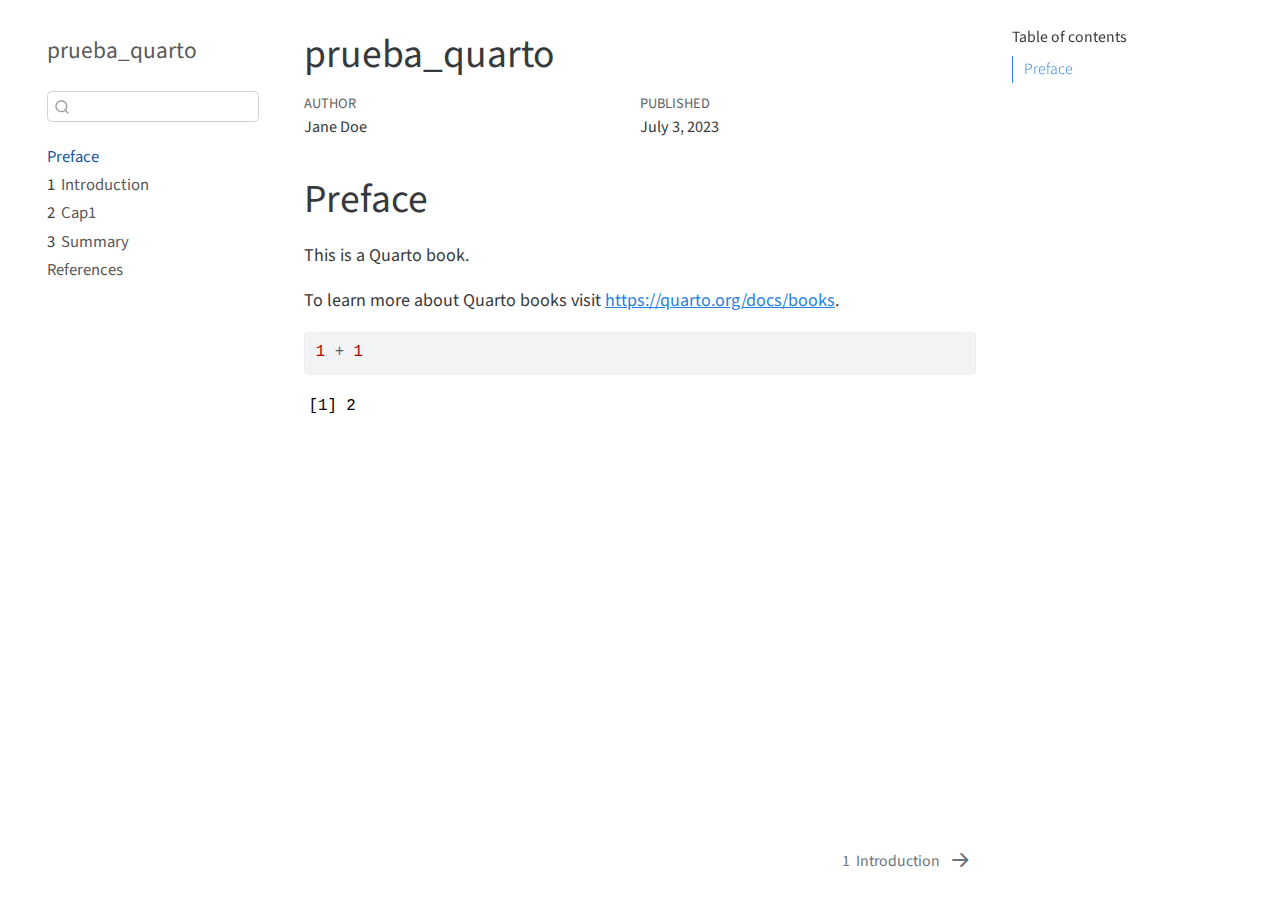
<file: index.html>
<!DOCTYPE html>
<html xmlns="http://www.w3.org/1999/xhtml" lang="en" xml:lang="en"><head>

<meta charset="utf-8">
<meta name="generator" content="quarto-1.2.335">

<meta name="viewport" content="width=device-width, initial-scale=1.0, user-scalable=yes">

<meta name="author" content="Jane Doe">
<meta name="dcterms.date" content="2023-07-03">

<title>prueba_quarto</title>
<style>
code{white-space: pre-wrap;}
span.smallcaps{font-variant: small-caps;}
div.columns{display: flex; gap: min(4vw, 1.5em);}
div.column{flex: auto; overflow-x: auto;}
div.hanging-indent{margin-left: 1.5em; text-indent: -1.5em;}
ul.task-list{list-style: none;}
ul.task-list li input[type="checkbox"] {
  width: 0.8em;
  margin: 0 0.8em 0.2em -1.6em;
  vertical-align: middle;
}
pre > code.sourceCode { white-space: pre; position: relative; }
pre > code.sourceCode > span { display: inline-block; line-height: 1.25; }
pre > code.sourceCode > span:empty { height: 1.2em; }
.sourceCode { overflow: visible; }
code.sourceCode > span { color: inherit; text-decoration: inherit; }
div.sourceCode { margin: 1em 0; }
pre.sourceCode { margin: 0; }
@media screen {
div.sourceCode { overflow: auto; }
}
@media print {
pre > code.sourceCode { white-space: pre-wrap; }
pre > code.sourceCode > span { text-indent: -5em; padding-left: 5em; }
}
pre.numberSource code
  { counter-reset: source-line 0; }
pre.numberSource code > span
  { position: relative; left: -4em; counter-increment: source-line; }
pre.numberSource code > span > a:first-child::before
  { content: counter(source-line);
    position: relative; left: -1em; text-align: right; vertical-align: baseline;
    border: none; display: inline-block;
    -webkit-touch-callout: none; -webkit-user-select: none;
    -khtml-user-select: none; -moz-user-select: none;
    -ms-user-select: none; user-select: none;
    padding: 0 4px; width: 4em;
    color: #aaaaaa;
  }
pre.numberSource { margin-left: 3em; border-left: 1px solid #aaaaaa;  padding-left: 4px; }
div.sourceCode
  {   }
@media screen {
pre > code.sourceCode > span > a:first-child::before { text-decoration: underline; }
}
code span.al { color: #ff0000; font-weight: bold; } /* Alert */
code span.an { color: #60a0b0; font-weight: bold; font-style: italic; } /* Annotation */
code span.at { color: #7d9029; } /* Attribute */
code span.bn { color: #40a070; } /* BaseN */
code span.bu { color: #008000; } /* BuiltIn */
code span.cf { color: #007020; font-weight: bold; } /* ControlFlow */
code span.ch { color: #4070a0; } /* Char */
code span.cn { color: #880000; } /* Constant */
code span.co { color: #60a0b0; font-style: italic; } /* Comment */
code span.cv { color: #60a0b0; font-weight: bold; font-style: italic; } /* CommentVar */
code span.do { color: #ba2121; font-style: italic; } /* Documentation */
code span.dt { color: #902000; } /* DataType */
code span.dv { color: #40a070; } /* DecVal */
code span.er { color: #ff0000; font-weight: bold; } /* Error */
code span.ex { } /* Extension */
code span.fl { color: #40a070; } /* Float */
code span.fu { color: #06287e; } /* Function */
code span.im { color: #008000; font-weight: bold; } /* Import */
code span.in { color: #60a0b0; font-weight: bold; font-style: italic; } /* Information */
code span.kw { color: #007020; font-weight: bold; } /* Keyword */
code span.op { color: #666666; } /* Operator */
code span.ot { color: #007020; } /* Other */
code span.pp { color: #bc7a00; } /* Preprocessor */
code span.sc { color: #4070a0; } /* SpecialChar */
code span.ss { color: #bb6688; } /* SpecialString */
code span.st { color: #4070a0; } /* String */
code span.va { color: #19177c; } /* Variable */
code span.vs { color: #4070a0; } /* VerbatimString */
code span.wa { color: #60a0b0; font-weight: bold; font-style: italic; } /* Warning */
</style>


<script src="site_libs/quarto-nav/quarto-nav.js"></script>
<script src="site_libs/quarto-nav/headroom.min.js"></script>
<script src="site_libs/clipboard/clipboard.min.js"></script>
<script src="site_libs/quarto-search/autocomplete.umd.js"></script>
<script src="site_libs/quarto-search/fuse.min.js"></script>
<script src="site_libs/quarto-search/quarto-search.js"></script>
<meta name="quarto:offset" content="./">
<link href="./intro.html" rel="next">
<script src="site_libs/quarto-html/quarto.js"></script>
<script src="site_libs/quarto-html/popper.min.js"></script>
<script src="site_libs/quarto-html/tippy.umd.min.js"></script>
<script src="site_libs/quarto-html/anchor.min.js"></script>
<link href="site_libs/quarto-html/tippy.css" rel="stylesheet">
<link href="site_libs/quarto-html/quarto-syntax-highlighting.css" rel="stylesheet" id="quarto-text-highlighting-styles">
<script src="site_libs/bootstrap/bootstrap.min.js"></script>
<link href="site_libs/bootstrap/bootstrap-icons.css" rel="stylesheet">
<link href="site_libs/bootstrap/bootstrap.min.css" rel="stylesheet" id="quarto-bootstrap" data-mode="light">
<script id="quarto-search-options" type="application/json">{
  "location": "sidebar",
  "copy-button": false,
  "collapse-after": 3,
  "panel-placement": "start",
  "type": "textbox",
  "limit": 20,
  "language": {
    "search-no-results-text": "No results",
    "search-matching-documents-text": "matching documents",
    "search-copy-link-title": "Copy link to search",
    "search-hide-matches-text": "Hide additional matches",
    "search-more-match-text": "more match in this document",
    "search-more-matches-text": "more matches in this document",
    "search-clear-button-title": "Clear",
    "search-detached-cancel-button-title": "Cancel",
    "search-submit-button-title": "Submit"
  }
}</script>


</head>

<body class="nav-sidebar floating">

<div id="quarto-search-results"></div>
  <header id="quarto-header" class="headroom fixed-top">
  <nav class="quarto-secondary-nav" data-bs-toggle="collapse" data-bs-target="#quarto-sidebar" aria-controls="quarto-sidebar" aria-expanded="false" aria-label="Toggle sidebar navigation" onclick="if (window.quartoToggleHeadroom) { window.quartoToggleHeadroom(); }">
    <div class="container-fluid d-flex justify-content-between">
      <h1 class="quarto-secondary-nav-title">prueba_quarto</h1>
      <button type="button" class="quarto-btn-toggle btn" aria-label="Show secondary navigation">
        <i class="bi bi-chevron-right"></i>
      </button>
    </div>
  </nav>
</header>
<!-- content -->
<div id="quarto-content" class="quarto-container page-columns page-rows-contents page-layout-article">
<!-- sidebar -->
  <nav id="quarto-sidebar" class="sidebar collapse sidebar-navigation floating overflow-auto">
    <div class="pt-lg-2 mt-2 text-left sidebar-header">
    <div class="sidebar-title mb-0 py-0">
      <a href="./">prueba_quarto</a> 
    </div>
      </div>
      <div class="mt-2 flex-shrink-0 align-items-center">
        <div class="sidebar-search">
        <div id="quarto-search" class="" title="Search"></div>
        </div>
      </div>
    <div class="sidebar-menu-container"> 
    <ul class="list-unstyled mt-1">
        <li class="sidebar-item">
  <div class="sidebar-item-container"> 
  <a href="./index.html" class="sidebar-item-text sidebar-link active">Preface</a>
  </div>
</li>
        <li class="sidebar-item">
  <div class="sidebar-item-container"> 
  <a href="./intro.html" class="sidebar-item-text sidebar-link"><span class="chapter-number">1</span>&nbsp; <span class="chapter-title">Introduction</span></a>
  </div>
</li>
        <li class="sidebar-item">
  <div class="sidebar-item-container"> 
  <a href="./Cap1.html" class="sidebar-item-text sidebar-link"><span class="chapter-number">2</span>&nbsp; <span class="chapter-title">Cap1</span></a>
  </div>
</li>
        <li class="sidebar-item">
  <div class="sidebar-item-container"> 
  <a href="./summary.html" class="sidebar-item-text sidebar-link"><span class="chapter-number">3</span>&nbsp; <span class="chapter-title">Summary</span></a>
  </div>
</li>
        <li class="sidebar-item">
  <div class="sidebar-item-container"> 
  <a href="./references.html" class="sidebar-item-text sidebar-link">References</a>
  </div>
</li>
    </ul>
    </div>
</nav>
<!-- margin-sidebar -->
    <div id="quarto-margin-sidebar" class="sidebar margin-sidebar">
        <nav id="TOC" role="doc-toc" class="toc-active">
    <h2 id="toc-title">Table of contents</h2>
   
  <ul>
  <li><a href="#preface" id="toc-preface" class="nav-link active" data-scroll-target="#preface">Preface</a></li>
  </ul>
</nav>
    </div>
<!-- main -->
<main class="content" id="quarto-document-content">

<header id="title-block-header" class="quarto-title-block default">
<div class="quarto-title">
<h1 class="title d-none d-lg-block">prueba_quarto</h1>
</div>



<div class="quarto-title-meta">

    <div>
    <div class="quarto-title-meta-heading">Author</div>
    <div class="quarto-title-meta-contents">
             <p>Jane Doe </p>
          </div>
  </div>
    
    <div>
    <div class="quarto-title-meta-heading">Published</div>
    <div class="quarto-title-meta-contents">
      <p class="date">July 3, 2023</p>
    </div>
  </div>
  
    
  </div>
  

</header>

<section id="preface" class="level1 unnumbered">
<h1 class="unnumbered">Preface</h1>
<p>This is a Quarto book.</p>
<p>To learn more about Quarto books visit <a href="https://quarto.org/docs/books" class="uri">https://quarto.org/docs/books</a>.</p>
<div class="cell">
<div class="sourceCode cell-code" id="cb1"><pre class="sourceCode r code-with-copy"><code class="sourceCode r"><span id="cb1-1"><a href="#cb1-1" aria-hidden="true" tabindex="-1"></a><span class="dv">1</span> <span class="sc">+</span> <span class="dv">1</span></span></code><button title="Copy to Clipboard" class="code-copy-button"><i class="bi"></i></button></pre></div>
<div class="cell-output cell-output-stdout">
<pre><code>[1] 2</code></pre>
</div>
</div>


</section>

</main> <!-- /main -->
<script id="quarto-html-after-body" type="application/javascript">
window.document.addEventListener("DOMContentLoaded", function (event) {
  const toggleBodyColorMode = (bsSheetEl) => {
    const mode = bsSheetEl.getAttribute("data-mode");
    const bodyEl = window.document.querySelector("body");
    if (mode === "dark") {
      bodyEl.classList.add("quarto-dark");
      bodyEl.classList.remove("quarto-light");
    } else {
      bodyEl.classList.add("quarto-light");
      bodyEl.classList.remove("quarto-dark");
    }
  }
  const toggleBodyColorPrimary = () => {
    const bsSheetEl = window.document.querySelector("link#quarto-bootstrap");
    if (bsSheetEl) {
      toggleBodyColorMode(bsSheetEl);
    }
  }
  toggleBodyColorPrimary();  
  const icon = "";
  const anchorJS = new window.AnchorJS();
  anchorJS.options = {
    placement: 'right',
    icon: icon
  };
  anchorJS.add('.anchored');
  const clipboard = new window.ClipboardJS('.code-copy-button', {
    target: function(trigger) {
      return trigger.previousElementSibling;
    }
  });
  clipboard.on('success', function(e) {
    // button target
    const button = e.trigger;
    // don't keep focus
    button.blur();
    // flash "checked"
    button.classList.add('code-copy-button-checked');
    var currentTitle = button.getAttribute("title");
    button.setAttribute("title", "Copied!");
    let tooltip;
    if (window.bootstrap) {
      button.setAttribute("data-bs-toggle", "tooltip");
      button.setAttribute("data-bs-placement", "left");
      button.setAttribute("data-bs-title", "Copied!");
      tooltip = new bootstrap.Tooltip(button, 
        { trigger: "manual", 
          customClass: "code-copy-button-tooltip",
          offset: [0, -8]});
      tooltip.show();    
    }
    setTimeout(function() {
      if (tooltip) {
        tooltip.hide();
        button.removeAttribute("data-bs-title");
        button.removeAttribute("data-bs-toggle");
        button.removeAttribute("data-bs-placement");
      }
      button.setAttribute("title", currentTitle);
      button.classList.remove('code-copy-button-checked');
    }, 1000);
    // clear code selection
    e.clearSelection();
  });
  function tippyHover(el, contentFn) {
    const config = {
      allowHTML: true,
      content: contentFn,
      maxWidth: 500,
      delay: 100,
      arrow: false,
      appendTo: function(el) {
          return el.parentElement;
      },
      interactive: true,
      interactiveBorder: 10,
      theme: 'quarto',
      placement: 'bottom-start'
    };
    window.tippy(el, config); 
  }
  const noterefs = window.document.querySelectorAll('a[role="doc-noteref"]');
  for (var i=0; i<noterefs.length; i++) {
    const ref = noterefs[i];
    tippyHover(ref, function() {
      // use id or data attribute instead here
      let href = ref.getAttribute('data-footnote-href') || ref.getAttribute('href');
      try { href = new URL(href).hash; } catch {}
      const id = href.replace(/^#\/?/, "");
      const note = window.document.getElementById(id);
      return note.innerHTML;
    });
  }
  const findCites = (el) => {
    const parentEl = el.parentElement;
    if (parentEl) {
      const cites = parentEl.dataset.cites;
      if (cites) {
        return {
          el,
          cites: cites.split(' ')
        };
      } else {
        return findCites(el.parentElement)
      }
    } else {
      return undefined;
    }
  };
  var bibliorefs = window.document.querySelectorAll('a[role="doc-biblioref"]');
  for (var i=0; i<bibliorefs.length; i++) {
    const ref = bibliorefs[i];
    const citeInfo = findCites(ref);
    if (citeInfo) {
      tippyHover(citeInfo.el, function() {
        var popup = window.document.createElement('div');
        citeInfo.cites.forEach(function(cite) {
          var citeDiv = window.document.createElement('div');
          citeDiv.classList.add('hanging-indent');
          citeDiv.classList.add('csl-entry');
          var biblioDiv = window.document.getElementById('ref-' + cite);
          if (biblioDiv) {
            citeDiv.innerHTML = biblioDiv.innerHTML;
          }
          popup.appendChild(citeDiv);
        });
        return popup.innerHTML;
      });
    }
  }
});
</script>
<nav class="page-navigation">
  <div class="nav-page nav-page-previous">
  </div>
  <div class="nav-page nav-page-next">
      <a href="./intro.html" class="pagination-link">
        <span class="nav-page-text"><span class="chapter-number">1</span>&nbsp; <span class="chapter-title">Introduction</span></span> <i class="bi bi-arrow-right-short"></i>
      </a>
  </div>
</nav>
</div> <!-- /content -->



</body></html>
</file>
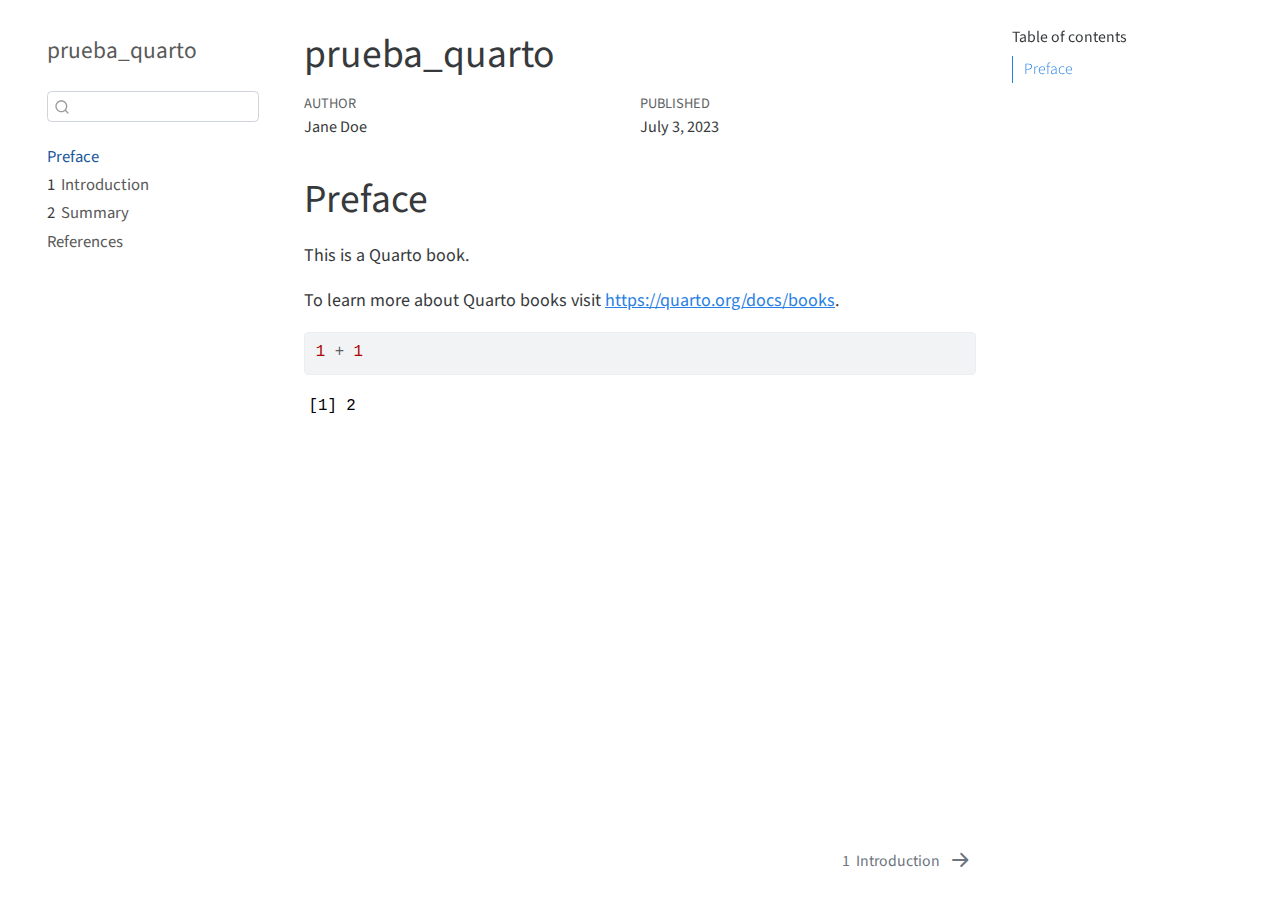
<file: _book/index.html>
<!DOCTYPE html>
<html xmlns="http://www.w3.org/1999/xhtml" lang="en" xml:lang="en"><head>

<meta charset="utf-8">
<meta name="generator" content="quarto-1.2.335">

<meta name="viewport" content="width=device-width, initial-scale=1.0, user-scalable=yes">

<meta name="author" content="Jane Doe">
<meta name="dcterms.date" content="2023-07-03">

<title>prueba_quarto</title>
<style>
code{white-space: pre-wrap;}
span.smallcaps{font-variant: small-caps;}
div.columns{display: flex; gap: min(4vw, 1.5em);}
div.column{flex: auto; overflow-x: auto;}
div.hanging-indent{margin-left: 1.5em; text-indent: -1.5em;}
ul.task-list{list-style: none;}
ul.task-list li input[type="checkbox"] {
  width: 0.8em;
  margin: 0 0.8em 0.2em -1.6em;
  vertical-align: middle;
}
pre > code.sourceCode { white-space: pre; position: relative; }
pre > code.sourceCode > span { display: inline-block; line-height: 1.25; }
pre > code.sourceCode > span:empty { height: 1.2em; }
.sourceCode { overflow: visible; }
code.sourceCode > span { color: inherit; text-decoration: inherit; }
div.sourceCode { margin: 1em 0; }
pre.sourceCode { margin: 0; }
@media screen {
div.sourceCode { overflow: auto; }
}
@media print {
pre > code.sourceCode { white-space: pre-wrap; }
pre > code.sourceCode > span { text-indent: -5em; padding-left: 5em; }
}
pre.numberSource code
  { counter-reset: source-line 0; }
pre.numberSource code > span
  { position: relative; left: -4em; counter-increment: source-line; }
pre.numberSource code > span > a:first-child::before
  { content: counter(source-line);
    position: relative; left: -1em; text-align: right; vertical-align: baseline;
    border: none; display: inline-block;
    -webkit-touch-callout: none; -webkit-user-select: none;
    -khtml-user-select: none; -moz-user-select: none;
    -ms-user-select: none; user-select: none;
    padding: 0 4px; width: 4em;
    color: #aaaaaa;
  }
pre.numberSource { margin-left: 3em; border-left: 1px solid #aaaaaa;  padding-left: 4px; }
div.sourceCode
  {   }
@media screen {
pre > code.sourceCode > span > a:first-child::before { text-decoration: underline; }
}
code span.al { color: #ff0000; font-weight: bold; } /* Alert */
code span.an { color: #60a0b0; font-weight: bold; font-style: italic; } /* Annotation */
code span.at { color: #7d9029; } /* Attribute */
code span.bn { color: #40a070; } /* BaseN */
code span.bu { color: #008000; } /* BuiltIn */
code span.cf { color: #007020; font-weight: bold; } /* ControlFlow */
code span.ch { color: #4070a0; } /* Char */
code span.cn { color: #880000; } /* Constant */
code span.co { color: #60a0b0; font-style: italic; } /* Comment */
code span.cv { color: #60a0b0; font-weight: bold; font-style: italic; } /* CommentVar */
code span.do { color: #ba2121; font-style: italic; } /* Documentation */
code span.dt { color: #902000; } /* DataType */
code span.dv { color: #40a070; } /* DecVal */
code span.er { color: #ff0000; font-weight: bold; } /* Error */
code span.ex { } /* Extension */
code span.fl { color: #40a070; } /* Float */
code span.fu { color: #06287e; } /* Function */
code span.im { color: #008000; font-weight: bold; } /* Import */
code span.in { color: #60a0b0; font-weight: bold; font-style: italic; } /* Information */
code span.kw { color: #007020; font-weight: bold; } /* Keyword */
code span.op { color: #666666; } /* Operator */
code span.ot { color: #007020; } /* Other */
code span.pp { color: #bc7a00; } /* Preprocessor */
code span.sc { color: #4070a0; } /* SpecialChar */
code span.ss { color: #bb6688; } /* SpecialString */
code span.st { color: #4070a0; } /* String */
code span.va { color: #19177c; } /* Variable */
code span.vs { color: #4070a0; } /* VerbatimString */
code span.wa { color: #60a0b0; font-weight: bold; font-style: italic; } /* Warning */
</style>


<script src="site_libs/quarto-nav/quarto-nav.js"></script>
<script src="site_libs/quarto-nav/headroom.min.js"></script>
<script src="site_libs/clipboard/clipboard.min.js"></script>
<script src="site_libs/quarto-search/autocomplete.umd.js"></script>
<script src="site_libs/quarto-search/fuse.min.js"></script>
<script src="site_libs/quarto-search/quarto-search.js"></script>
<meta name="quarto:offset" content="./">
<link href="./intro.html" rel="next">
<script src="site_libs/quarto-html/quarto.js"></script>
<script src="site_libs/quarto-html/popper.min.js"></script>
<script src="site_libs/quarto-html/tippy.umd.min.js"></script>
<script src="site_libs/quarto-html/anchor.min.js"></script>
<link href="site_libs/quarto-html/tippy.css" rel="stylesheet">
<link href="site_libs/quarto-html/quarto-syntax-highlighting.css" rel="stylesheet" id="quarto-text-highlighting-styles">
<script src="site_libs/bootstrap/bootstrap.min.js"></script>
<link href="site_libs/bootstrap/bootstrap-icons.css" rel="stylesheet">
<link href="site_libs/bootstrap/bootstrap.min.css" rel="stylesheet" id="quarto-bootstrap" data-mode="light">
<script id="quarto-search-options" type="application/json">{
  "location": "sidebar",
  "copy-button": false,
  "collapse-after": 3,
  "panel-placement": "start",
  "type": "textbox",
  "limit": 20,
  "language": {
    "search-no-results-text": "No results",
    "search-matching-documents-text": "matching documents",
    "search-copy-link-title": "Copy link to search",
    "search-hide-matches-text": "Hide additional matches",
    "search-more-match-text": "more match in this document",
    "search-more-matches-text": "more matches in this document",
    "search-clear-button-title": "Clear",
    "search-detached-cancel-button-title": "Cancel",
    "search-submit-button-title": "Submit"
  }
}</script>


</head>

<body class="nav-sidebar floating">

<div id="quarto-search-results"></div>
  <header id="quarto-header" class="headroom fixed-top">
  <nav class="quarto-secondary-nav" data-bs-toggle="collapse" data-bs-target="#quarto-sidebar" aria-controls="quarto-sidebar" aria-expanded="false" aria-label="Toggle sidebar navigation" onclick="if (window.quartoToggleHeadroom) { window.quartoToggleHeadroom(); }">
    <div class="container-fluid d-flex justify-content-between">
      <h1 class="quarto-secondary-nav-title">prueba_quarto</h1>
      <button type="button" class="quarto-btn-toggle btn" aria-label="Show secondary navigation">
        <i class="bi bi-chevron-right"></i>
      </button>
    </div>
  </nav>
</header>
<!-- content -->
<div id="quarto-content" class="quarto-container page-columns page-rows-contents page-layout-article">
<!-- sidebar -->
  <nav id="quarto-sidebar" class="sidebar collapse sidebar-navigation floating overflow-auto">
    <div class="pt-lg-2 mt-2 text-left sidebar-header">
    <div class="sidebar-title mb-0 py-0">
      <a href="./">prueba_quarto</a> 
    </div>
      </div>
      <div class="mt-2 flex-shrink-0 align-items-center">
        <div class="sidebar-search">
        <div id="quarto-search" class="" title="Search"></div>
        </div>
      </div>
    <div class="sidebar-menu-container"> 
    <ul class="list-unstyled mt-1">
        <li class="sidebar-item">
  <div class="sidebar-item-container"> 
  <a href="./index.html" class="sidebar-item-text sidebar-link active">Preface</a>
  </div>
</li>
        <li class="sidebar-item">
  <div class="sidebar-item-container"> 
  <a href="./intro.html" class="sidebar-item-text sidebar-link"><span class="chapter-number">1</span>&nbsp; <span class="chapter-title">Introduction</span></a>
  </div>
</li>
        <li class="sidebar-item">
  <div class="sidebar-item-container"> 
  <a href="./summary.html" class="sidebar-item-text sidebar-link"><span class="chapter-number">2</span>&nbsp; <span class="chapter-title">Summary</span></a>
  </div>
</li>
        <li class="sidebar-item">
  <div class="sidebar-item-container"> 
  <a href="./references.html" class="sidebar-item-text sidebar-link">References</a>
  </div>
</li>
    </ul>
    </div>
</nav>
<!-- margin-sidebar -->
    <div id="quarto-margin-sidebar" class="sidebar margin-sidebar">
        <nav id="TOC" role="doc-toc" class="toc-active">
    <h2 id="toc-title">Table of contents</h2>
   
  <ul>
  <li><a href="#preface" id="toc-preface" class="nav-link active" data-scroll-target="#preface">Preface</a></li>
  </ul>
</nav>
    </div>
<!-- main -->
<main class="content" id="quarto-document-content">

<header id="title-block-header" class="quarto-title-block default">
<div class="quarto-title">
<h1 class="title d-none d-lg-block">prueba_quarto</h1>
</div>



<div class="quarto-title-meta">

    <div>
    <div class="quarto-title-meta-heading">Author</div>
    <div class="quarto-title-meta-contents">
             <p>Jane Doe </p>
          </div>
  </div>
    
    <div>
    <div class="quarto-title-meta-heading">Published</div>
    <div class="quarto-title-meta-contents">
      <p class="date">July 3, 2023</p>
    </div>
  </div>
  
    
  </div>
  

</header>

<section id="preface" class="level1 unnumbered">
<h1 class="unnumbered">Preface</h1>
<p>This is a Quarto book.</p>
<p>To learn more about Quarto books visit <a href="https://quarto.org/docs/books" class="uri">https://quarto.org/docs/books</a>.</p>
<div class="cell">
<div class="sourceCode cell-code" id="cb1"><pre class="sourceCode r code-with-copy"><code class="sourceCode r"><span id="cb1-1"><a href="#cb1-1" aria-hidden="true" tabindex="-1"></a><span class="dv">1</span> <span class="sc">+</span> <span class="dv">1</span></span></code><button title="Copy to Clipboard" class="code-copy-button"><i class="bi"></i></button></pre></div>
<div class="cell-output cell-output-stdout">
<pre><code>[1] 2</code></pre>
</div>
</div>


</section>

</main> <!-- /main -->
<script id="quarto-html-after-body" type="application/javascript">
window.document.addEventListener("DOMContentLoaded", function (event) {
  const toggleBodyColorMode = (bsSheetEl) => {
    const mode = bsSheetEl.getAttribute("data-mode");
    const bodyEl = window.document.querySelector("body");
    if (mode === "dark") {
      bodyEl.classList.add("quarto-dark");
      bodyEl.classList.remove("quarto-light");
    } else {
      bodyEl.classList.add("quarto-light");
      bodyEl.classList.remove("quarto-dark");
    }
  }
  const toggleBodyColorPrimary = () => {
    const bsSheetEl = window.document.querySelector("link#quarto-bootstrap");
    if (bsSheetEl) {
      toggleBodyColorMode(bsSheetEl);
    }
  }
  toggleBodyColorPrimary();  
  const icon = "";
  const anchorJS = new window.AnchorJS();
  anchorJS.options = {
    placement: 'right',
    icon: icon
  };
  anchorJS.add('.anchored');
  const clipboard = new window.ClipboardJS('.code-copy-button', {
    target: function(trigger) {
      return trigger.previousElementSibling;
    }
  });
  clipboard.on('success', function(e) {
    // button target
    const button = e.trigger;
    // don't keep focus
    button.blur();
    // flash "checked"
    button.classList.add('code-copy-button-checked');
    var currentTitle = button.getAttribute("title");
    button.setAttribute("title", "Copied!");
    let tooltip;
    if (window.bootstrap) {
      button.setAttribute("data-bs-toggle", "tooltip");
      button.setAttribute("data-bs-placement", "left");
      button.setAttribute("data-bs-title", "Copied!");
      tooltip = new bootstrap.Tooltip(button, 
        { trigger: "manual", 
          customClass: "code-copy-button-tooltip",
          offset: [0, -8]});
      tooltip.show();    
    }
    setTimeout(function() {
      if (tooltip) {
        tooltip.hide();
        button.removeAttribute("data-bs-title");
        button.removeAttribute("data-bs-toggle");
        button.removeAttribute("data-bs-placement");
      }
      button.setAttribute("title", currentTitle);
      button.classList.remove('code-copy-button-checked');
    }, 1000);
    // clear code selection
    e.clearSelection();
  });
  function tippyHover(el, contentFn) {
    const config = {
      allowHTML: true,
      content: contentFn,
      maxWidth: 500,
      delay: 100,
      arrow: false,
      appendTo: function(el) {
          return el.parentElement;
      },
      interactive: true,
      interactiveBorder: 10,
      theme: 'quarto',
      placement: 'bottom-start'
    };
    window.tippy(el, config); 
  }
  const noterefs = window.document.querySelectorAll('a[role="doc-noteref"]');
  for (var i=0; i<noterefs.length; i++) {
    const ref = noterefs[i];
    tippyHover(ref, function() {
      // use id or data attribute instead here
      let href = ref.getAttribute('data-footnote-href') || ref.getAttribute('href');
      try { href = new URL(href).hash; } catch {}
      const id = href.replace(/^#\/?/, "");
      const note = window.document.getElementById(id);
      return note.innerHTML;
    });
  }
  const findCites = (el) => {
    const parentEl = el.parentElement;
    if (parentEl) {
      const cites = parentEl.dataset.cites;
      if (cites) {
        return {
          el,
          cites: cites.split(' ')
        };
      } else {
        return findCites(el.parentElement)
      }
    } else {
      return undefined;
    }
  };
  var bibliorefs = window.document.querySelectorAll('a[role="doc-biblioref"]');
  for (var i=0; i<bibliorefs.length; i++) {
    const ref = bibliorefs[i];
    const citeInfo = findCites(ref);
    if (citeInfo) {
      tippyHover(citeInfo.el, function() {
        var popup = window.document.createElement('div');
        citeInfo.cites.forEach(function(cite) {
          var citeDiv = window.document.createElement('div');
          citeDiv.classList.add('hanging-indent');
          citeDiv.classList.add('csl-entry');
          var biblioDiv = window.document.getElementById('ref-' + cite);
          if (biblioDiv) {
            citeDiv.innerHTML = biblioDiv.innerHTML;
          }
          popup.appendChild(citeDiv);
        });
        return popup.innerHTML;
      });
    }
  }
});
</script>
<nav class="page-navigation">
  <div class="nav-page nav-page-previous">
  </div>
  <div class="nav-page nav-page-next">
      <a href="./intro.html" class="pagination-link">
        <span class="nav-page-text"><span class="chapter-number">1</span>&nbsp; <span class="chapter-title">Introduction</span></span> <i class="bi bi-arrow-right-short"></i>
      </a>
  </div>
</nav>
</div> <!-- /content -->



</body></html>
</file>
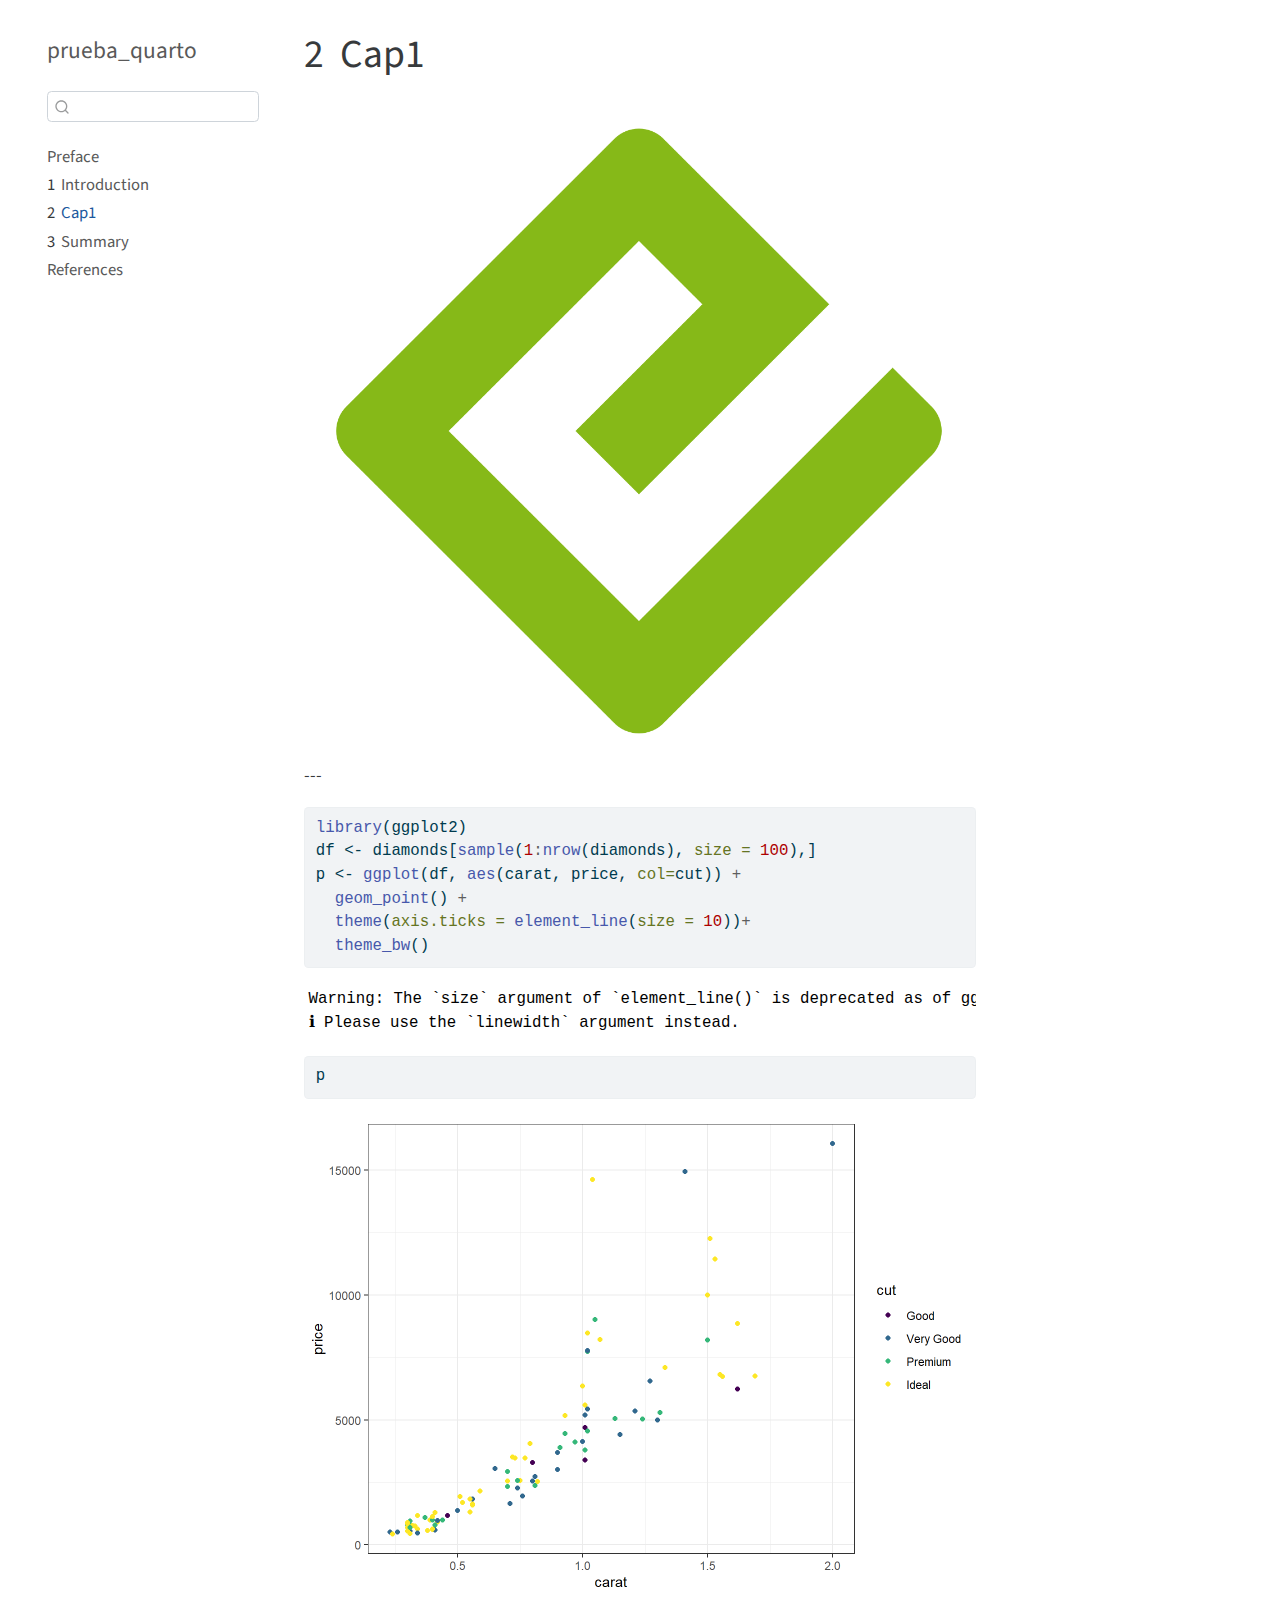
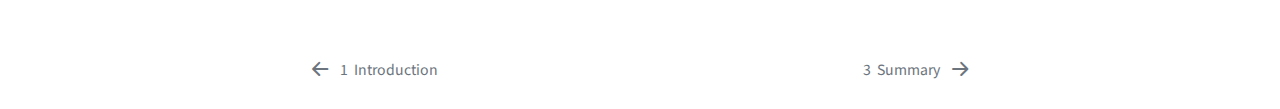
<file: Cap1.html>
<!DOCTYPE html>
<html xmlns="http://www.w3.org/1999/xhtml" lang="en" xml:lang="en"><head>

<meta charset="utf-8">
<meta name="generator" content="quarto-1.2.335">

<meta name="viewport" content="width=device-width, initial-scale=1.0, user-scalable=yes">


<title>prueba_quarto - 2&nbsp; Cap1</title>
<style>
code{white-space: pre-wrap;}
span.smallcaps{font-variant: small-caps;}
div.columns{display: flex; gap: min(4vw, 1.5em);}
div.column{flex: auto; overflow-x: auto;}
div.hanging-indent{margin-left: 1.5em; text-indent: -1.5em;}
ul.task-list{list-style: none;}
ul.task-list li input[type="checkbox"] {
  width: 0.8em;
  margin: 0 0.8em 0.2em -1.6em;
  vertical-align: middle;
}
pre > code.sourceCode { white-space: pre; position: relative; }
pre > code.sourceCode > span { display: inline-block; line-height: 1.25; }
pre > code.sourceCode > span:empty { height: 1.2em; }
.sourceCode { overflow: visible; }
code.sourceCode > span { color: inherit; text-decoration: inherit; }
div.sourceCode { margin: 1em 0; }
pre.sourceCode { margin: 0; }
@media screen {
div.sourceCode { overflow: auto; }
}
@media print {
pre > code.sourceCode { white-space: pre-wrap; }
pre > code.sourceCode > span { text-indent: -5em; padding-left: 5em; }
}
pre.numberSource code
  { counter-reset: source-line 0; }
pre.numberSource code > span
  { position: relative; left: -4em; counter-increment: source-line; }
pre.numberSource code > span > a:first-child::before
  { content: counter(source-line);
    position: relative; left: -1em; text-align: right; vertical-align: baseline;
    border: none; display: inline-block;
    -webkit-touch-callout: none; -webkit-user-select: none;
    -khtml-user-select: none; -moz-user-select: none;
    -ms-user-select: none; user-select: none;
    padding: 0 4px; width: 4em;
    color: #aaaaaa;
  }
pre.numberSource { margin-left: 3em; border-left: 1px solid #aaaaaa;  padding-left: 4px; }
div.sourceCode
  {   }
@media screen {
pre > code.sourceCode > span > a:first-child::before { text-decoration: underline; }
}
code span.al { color: #ff0000; font-weight: bold; } /* Alert */
code span.an { color: #60a0b0; font-weight: bold; font-style: italic; } /* Annotation */
code span.at { color: #7d9029; } /* Attribute */
code span.bn { color: #40a070; } /* BaseN */
code span.bu { color: #008000; } /* BuiltIn */
code span.cf { color: #007020; font-weight: bold; } /* ControlFlow */
code span.ch { color: #4070a0; } /* Char */
code span.cn { color: #880000; } /* Constant */
code span.co { color: #60a0b0; font-style: italic; } /* Comment */
code span.cv { color: #60a0b0; font-weight: bold; font-style: italic; } /* CommentVar */
code span.do { color: #ba2121; font-style: italic; } /* Documentation */
code span.dt { color: #902000; } /* DataType */
code span.dv { color: #40a070; } /* DecVal */
code span.er { color: #ff0000; font-weight: bold; } /* Error */
code span.ex { } /* Extension */
code span.fl { color: #40a070; } /* Float */
code span.fu { color: #06287e; } /* Function */
code span.im { color: #008000; font-weight: bold; } /* Import */
code span.in { color: #60a0b0; font-weight: bold; font-style: italic; } /* Information */
code span.kw { color: #007020; font-weight: bold; } /* Keyword */
code span.op { color: #666666; } /* Operator */
code span.ot { color: #007020; } /* Other */
code span.pp { color: #bc7a00; } /* Preprocessor */
code span.sc { color: #4070a0; } /* SpecialChar */
code span.ss { color: #bb6688; } /* SpecialString */
code span.st { color: #4070a0; } /* String */
code span.va { color: #19177c; } /* Variable */
code span.vs { color: #4070a0; } /* VerbatimString */
code span.wa { color: #60a0b0; font-weight: bold; font-style: italic; } /* Warning */
</style>


<script src="site_libs/quarto-nav/quarto-nav.js"></script>
<script src="site_libs/quarto-nav/headroom.min.js"></script>
<script src="site_libs/clipboard/clipboard.min.js"></script>
<script src="site_libs/quarto-search/autocomplete.umd.js"></script>
<script src="site_libs/quarto-search/fuse.min.js"></script>
<script src="site_libs/quarto-search/quarto-search.js"></script>
<meta name="quarto:offset" content="./">
<link href="./summary.html" rel="next">
<link href="./intro.html" rel="prev">
<script src="site_libs/quarto-html/quarto.js"></script>
<script src="site_libs/quarto-html/popper.min.js"></script>
<script src="site_libs/quarto-html/tippy.umd.min.js"></script>
<script src="site_libs/quarto-html/anchor.min.js"></script>
<link href="site_libs/quarto-html/tippy.css" rel="stylesheet">
<link href="site_libs/quarto-html/quarto-syntax-highlighting.css" rel="stylesheet" id="quarto-text-highlighting-styles">
<script src="site_libs/bootstrap/bootstrap.min.js"></script>
<link href="site_libs/bootstrap/bootstrap-icons.css" rel="stylesheet">
<link href="site_libs/bootstrap/bootstrap.min.css" rel="stylesheet" id="quarto-bootstrap" data-mode="light">
<script id="quarto-search-options" type="application/json">{
  "location": "sidebar",
  "copy-button": false,
  "collapse-after": 3,
  "panel-placement": "start",
  "type": "textbox",
  "limit": 20,
  "language": {
    "search-no-results-text": "No results",
    "search-matching-documents-text": "matching documents",
    "search-copy-link-title": "Copy link to search",
    "search-hide-matches-text": "Hide additional matches",
    "search-more-match-text": "more match in this document",
    "search-more-matches-text": "more matches in this document",
    "search-clear-button-title": "Clear",
    "search-detached-cancel-button-title": "Cancel",
    "search-submit-button-title": "Submit"
  }
}</script>


</head>

<body class="nav-sidebar floating">

<div id="quarto-search-results"></div>
  <header id="quarto-header" class="headroom fixed-top">
  <nav class="quarto-secondary-nav" data-bs-toggle="collapse" data-bs-target="#quarto-sidebar" aria-controls="quarto-sidebar" aria-expanded="false" aria-label="Toggle sidebar navigation" onclick="if (window.quartoToggleHeadroom) { window.quartoToggleHeadroom(); }">
    <div class="container-fluid d-flex justify-content-between">
      <h1 class="quarto-secondary-nav-title"><span class="chapter-number">2</span>&nbsp; <span class="chapter-title">Cap1</span></h1>
      <button type="button" class="quarto-btn-toggle btn" aria-label="Show secondary navigation">
        <i class="bi bi-chevron-right"></i>
      </button>
    </div>
  </nav>
</header>
<!-- content -->
<div id="quarto-content" class="quarto-container page-columns page-rows-contents page-layout-article">
<!-- sidebar -->
  <nav id="quarto-sidebar" class="sidebar collapse sidebar-navigation floating overflow-auto">
    <div class="pt-lg-2 mt-2 text-left sidebar-header">
    <div class="sidebar-title mb-0 py-0">
      <a href="./">prueba_quarto</a> 
    </div>
      </div>
      <div class="mt-2 flex-shrink-0 align-items-center">
        <div class="sidebar-search">
        <div id="quarto-search" class="" title="Search"></div>
        </div>
      </div>
    <div class="sidebar-menu-container"> 
    <ul class="list-unstyled mt-1">
        <li class="sidebar-item">
  <div class="sidebar-item-container"> 
  <a href="./index.html" class="sidebar-item-text sidebar-link">Preface</a>
  </div>
</li>
        <li class="sidebar-item">
  <div class="sidebar-item-container"> 
  <a href="./intro.html" class="sidebar-item-text sidebar-link"><span class="chapter-number">1</span>&nbsp; <span class="chapter-title">Introduction</span></a>
  </div>
</li>
        <li class="sidebar-item">
  <div class="sidebar-item-container"> 
  <a href="./Cap1.html" class="sidebar-item-text sidebar-link active"><span class="chapter-number">2</span>&nbsp; <span class="chapter-title">Cap1</span></a>
  </div>
</li>
        <li class="sidebar-item">
  <div class="sidebar-item-container"> 
  <a href="./summary.html" class="sidebar-item-text sidebar-link"><span class="chapter-number">3</span>&nbsp; <span class="chapter-title">Summary</span></a>
  </div>
</li>
        <li class="sidebar-item">
  <div class="sidebar-item-container"> 
  <a href="./references.html" class="sidebar-item-text sidebar-link">References</a>
  </div>
</li>
    </ul>
    </div>
</nav>
<!-- margin-sidebar -->
    <div id="quarto-margin-sidebar" class="sidebar margin-sidebar">
        
    </div>
<!-- main -->
<main class="content" id="quarto-document-content">

<header id="title-block-header" class="quarto-title-block default">
<div class="quarto-title">
<h1 class="title d-none d-lg-block"><span class="chapter-number">2</span>&nbsp; <span class="chapter-title">Cap1</span></h1>
</div>



<div class="quarto-title-meta">

    
  
    
  </div>
  

</header>

<p><img src=".\cover.png" class="img-fluid"> ---</p>
<div class="cell">
<div class="sourceCode cell-code" id="cb1"><pre class="sourceCode r code-with-copy"><code class="sourceCode r"><span id="cb1-1"><a href="#cb1-1" aria-hidden="true" tabindex="-1"></a><span class="fu">library</span>(ggplot2)</span>
<span id="cb1-2"><a href="#cb1-2" aria-hidden="true" tabindex="-1"></a>df <span class="ot">&lt;-</span> diamonds[<span class="fu">sample</span>(<span class="dv">1</span><span class="sc">:</span><span class="fu">nrow</span>(diamonds), <span class="at">size =</span> <span class="dv">100</span>),] </span>
<span id="cb1-3"><a href="#cb1-3" aria-hidden="true" tabindex="-1"></a>p <span class="ot">&lt;-</span> <span class="fu">ggplot</span>(df, <span class="fu">aes</span>(carat, price, <span class="at">col=</span>cut)) <span class="sc">+</span> </span>
<span id="cb1-4"><a href="#cb1-4" aria-hidden="true" tabindex="-1"></a>  <span class="fu">geom_point</span>() <span class="sc">+</span> </span>
<span id="cb1-5"><a href="#cb1-5" aria-hidden="true" tabindex="-1"></a>  <span class="fu">theme</span>(<span class="at">axis.ticks =</span> <span class="fu">element_line</span>(<span class="at">size =</span> <span class="dv">10</span>))<span class="sc">+</span> </span>
<span id="cb1-6"><a href="#cb1-6" aria-hidden="true" tabindex="-1"></a>  <span class="fu">theme_bw</span>()</span></code><button title="Copy to Clipboard" class="code-copy-button"><i class="bi"></i></button></pre></div>
<div class="cell-output cell-output-stderr">
<pre><code>Warning: The `size` argument of `element_line()` is deprecated as of ggplot2 3.4.0.
ℹ Please use the `linewidth` argument instead.</code></pre>
</div>
<div class="sourceCode cell-code" id="cb3"><pre class="sourceCode r code-with-copy"><code class="sourceCode r"><span id="cb3-1"><a href="#cb3-1" aria-hidden="true" tabindex="-1"></a>p</span></code><button title="Copy to Clipboard" class="code-copy-button"><i class="bi"></i></button></pre></div>
<div class="cell-output-display">
<p><img src="Cap1_files/figure-html/unnamed-chunk-1-1.png" class="img-fluid" width="672"></p>
</div>
</div>



</main> <!-- /main -->
<script id="quarto-html-after-body" type="application/javascript">
window.document.addEventListener("DOMContentLoaded", function (event) {
  const toggleBodyColorMode = (bsSheetEl) => {
    const mode = bsSheetEl.getAttribute("data-mode");
    const bodyEl = window.document.querySelector("body");
    if (mode === "dark") {
      bodyEl.classList.add("quarto-dark");
      bodyEl.classList.remove("quarto-light");
    } else {
      bodyEl.classList.add("quarto-light");
      bodyEl.classList.remove("quarto-dark");
    }
  }
  const toggleBodyColorPrimary = () => {
    const bsSheetEl = window.document.querySelector("link#quarto-bootstrap");
    if (bsSheetEl) {
      toggleBodyColorMode(bsSheetEl);
    }
  }
  toggleBodyColorPrimary();  
  const icon = "";
  const anchorJS = new window.AnchorJS();
  anchorJS.options = {
    placement: 'right',
    icon: icon
  };
  anchorJS.add('.anchored');
  const clipboard = new window.ClipboardJS('.code-copy-button', {
    target: function(trigger) {
      return trigger.previousElementSibling;
    }
  });
  clipboard.on('success', function(e) {
    // button target
    const button = e.trigger;
    // don't keep focus
    button.blur();
    // flash "checked"
    button.classList.add('code-copy-button-checked');
    var currentTitle = button.getAttribute("title");
    button.setAttribute("title", "Copied!");
    let tooltip;
    if (window.bootstrap) {
      button.setAttribute("data-bs-toggle", "tooltip");
      button.setAttribute("data-bs-placement", "left");
      button.setAttribute("data-bs-title", "Copied!");
      tooltip = new bootstrap.Tooltip(button, 
        { trigger: "manual", 
          customClass: "code-copy-button-tooltip",
          offset: [0, -8]});
      tooltip.show();    
    }
    setTimeout(function() {
      if (tooltip) {
        tooltip.hide();
        button.removeAttribute("data-bs-title");
        button.removeAttribute("data-bs-toggle");
        button.removeAttribute("data-bs-placement");
      }
      button.setAttribute("title", currentTitle);
      button.classList.remove('code-copy-button-checked');
    }, 1000);
    // clear code selection
    e.clearSelection();
  });
  function tippyHover(el, contentFn) {
    const config = {
      allowHTML: true,
      content: contentFn,
      maxWidth: 500,
      delay: 100,
      arrow: false,
      appendTo: function(el) {
          return el.parentElement;
      },
      interactive: true,
      interactiveBorder: 10,
      theme: 'quarto',
      placement: 'bottom-start'
    };
    window.tippy(el, config); 
  }
  const noterefs = window.document.querySelectorAll('a[role="doc-noteref"]');
  for (var i=0; i<noterefs.length; i++) {
    const ref = noterefs[i];
    tippyHover(ref, function() {
      // use id or data attribute instead here
      let href = ref.getAttribute('data-footnote-href') || ref.getAttribute('href');
      try { href = new URL(href).hash; } catch {}
      const id = href.replace(/^#\/?/, "");
      const note = window.document.getElementById(id);
      return note.innerHTML;
    });
  }
  const findCites = (el) => {
    const parentEl = el.parentElement;
    if (parentEl) {
      const cites = parentEl.dataset.cites;
      if (cites) {
        return {
          el,
          cites: cites.split(' ')
        };
      } else {
        return findCites(el.parentElement)
      }
    } else {
      return undefined;
    }
  };
  var bibliorefs = window.document.querySelectorAll('a[role="doc-biblioref"]');
  for (var i=0; i<bibliorefs.length; i++) {
    const ref = bibliorefs[i];
    const citeInfo = findCites(ref);
    if (citeInfo) {
      tippyHover(citeInfo.el, function() {
        var popup = window.document.createElement('div');
        citeInfo.cites.forEach(function(cite) {
          var citeDiv = window.document.createElement('div');
          citeDiv.classList.add('hanging-indent');
          citeDiv.classList.add('csl-entry');
          var biblioDiv = window.document.getElementById('ref-' + cite);
          if (biblioDiv) {
            citeDiv.innerHTML = biblioDiv.innerHTML;
          }
          popup.appendChild(citeDiv);
        });
        return popup.innerHTML;
      });
    }
  }
});
</script>
<nav class="page-navigation">
  <div class="nav-page nav-page-previous">
      <a href="./intro.html" class="pagination-link">
        <i class="bi bi-arrow-left-short"></i> <span class="nav-page-text"><span class="chapter-number">1</span>&nbsp; <span class="chapter-title">Introduction</span></span>
      </a>          
  </div>
  <div class="nav-page nav-page-next">
      <a href="./summary.html" class="pagination-link">
        <span class="nav-page-text"><span class="chapter-number">3</span>&nbsp; <span class="chapter-title">Summary</span></span> <i class="bi bi-arrow-right-short"></i>
      </a>
  </div>
</nav>
</div> <!-- /content -->



</body></html>
</file>
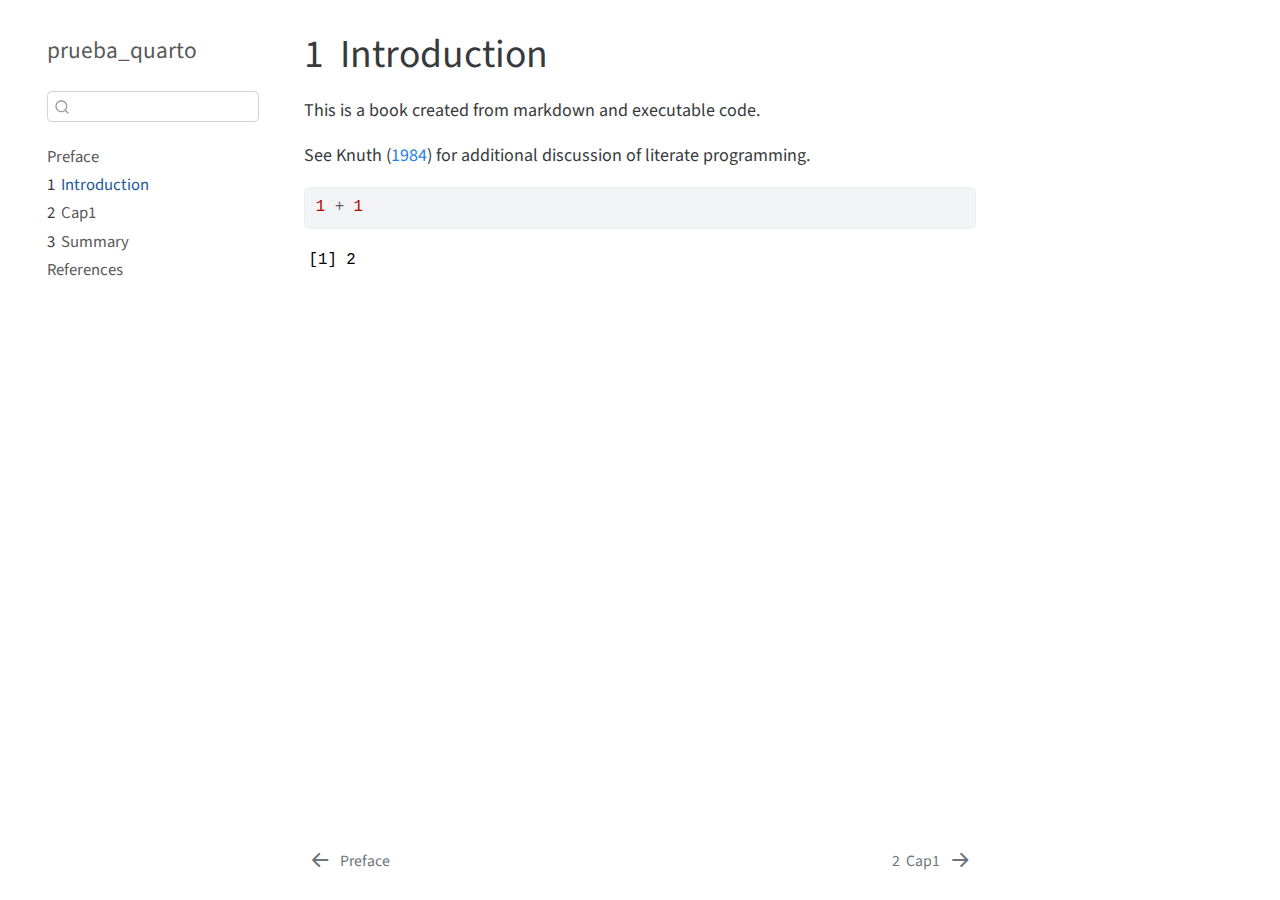
<file: intro.html>
<!DOCTYPE html>
<html xmlns="http://www.w3.org/1999/xhtml" lang="en" xml:lang="en"><head>

<meta charset="utf-8">
<meta name="generator" content="quarto-1.2.335">

<meta name="viewport" content="width=device-width, initial-scale=1.0, user-scalable=yes">


<title>prueba_quarto - 1&nbsp; Introduction</title>
<style>
code{white-space: pre-wrap;}
span.smallcaps{font-variant: small-caps;}
div.columns{display: flex; gap: min(4vw, 1.5em);}
div.column{flex: auto; overflow-x: auto;}
div.hanging-indent{margin-left: 1.5em; text-indent: -1.5em;}
ul.task-list{list-style: none;}
ul.task-list li input[type="checkbox"] {
  width: 0.8em;
  margin: 0 0.8em 0.2em -1.6em;
  vertical-align: middle;
}
pre > code.sourceCode { white-space: pre; position: relative; }
pre > code.sourceCode > span { display: inline-block; line-height: 1.25; }
pre > code.sourceCode > span:empty { height: 1.2em; }
.sourceCode { overflow: visible; }
code.sourceCode > span { color: inherit; text-decoration: inherit; }
div.sourceCode { margin: 1em 0; }
pre.sourceCode { margin: 0; }
@media screen {
div.sourceCode { overflow: auto; }
}
@media print {
pre > code.sourceCode { white-space: pre-wrap; }
pre > code.sourceCode > span { text-indent: -5em; padding-left: 5em; }
}
pre.numberSource code
  { counter-reset: source-line 0; }
pre.numberSource code > span
  { position: relative; left: -4em; counter-increment: source-line; }
pre.numberSource code > span > a:first-child::before
  { content: counter(source-line);
    position: relative; left: -1em; text-align: right; vertical-align: baseline;
    border: none; display: inline-block;
    -webkit-touch-callout: none; -webkit-user-select: none;
    -khtml-user-select: none; -moz-user-select: none;
    -ms-user-select: none; user-select: none;
    padding: 0 4px; width: 4em;
    color: #aaaaaa;
  }
pre.numberSource { margin-left: 3em; border-left: 1px solid #aaaaaa;  padding-left: 4px; }
div.sourceCode
  {   }
@media screen {
pre > code.sourceCode > span > a:first-child::before { text-decoration: underline; }
}
code span.al { color: #ff0000; font-weight: bold; } /* Alert */
code span.an { color: #60a0b0; font-weight: bold; font-style: italic; } /* Annotation */
code span.at { color: #7d9029; } /* Attribute */
code span.bn { color: #40a070; } /* BaseN */
code span.bu { color: #008000; } /* BuiltIn */
code span.cf { color: #007020; font-weight: bold; } /* ControlFlow */
code span.ch { color: #4070a0; } /* Char */
code span.cn { color: #880000; } /* Constant */
code span.co { color: #60a0b0; font-style: italic; } /* Comment */
code span.cv { color: #60a0b0; font-weight: bold; font-style: italic; } /* CommentVar */
code span.do { color: #ba2121; font-style: italic; } /* Documentation */
code span.dt { color: #902000; } /* DataType */
code span.dv { color: #40a070; } /* DecVal */
code span.er { color: #ff0000; font-weight: bold; } /* Error */
code span.ex { } /* Extension */
code span.fl { color: #40a070; } /* Float */
code span.fu { color: #06287e; } /* Function */
code span.im { color: #008000; font-weight: bold; } /* Import */
code span.in { color: #60a0b0; font-weight: bold; font-style: italic; } /* Information */
code span.kw { color: #007020; font-weight: bold; } /* Keyword */
code span.op { color: #666666; } /* Operator */
code span.ot { color: #007020; } /* Other */
code span.pp { color: #bc7a00; } /* Preprocessor */
code span.sc { color: #4070a0; } /* SpecialChar */
code span.ss { color: #bb6688; } /* SpecialString */
code span.st { color: #4070a0; } /* String */
code span.va { color: #19177c; } /* Variable */
code span.vs { color: #4070a0; } /* VerbatimString */
code span.wa { color: #60a0b0; font-weight: bold; font-style: italic; } /* Warning */
div.csl-bib-body { }
div.csl-entry {
  clear: both;
}
.hanging div.csl-entry {
  margin-left:2em;
  text-indent:-2em;
}
div.csl-left-margin {
  min-width:2em;
  float:left;
}
div.csl-right-inline {
  margin-left:2em;
  padding-left:1em;
}
div.csl-indent {
  margin-left: 2em;
}
</style>


<script src="site_libs/quarto-nav/quarto-nav.js"></script>
<script src="site_libs/quarto-nav/headroom.min.js"></script>
<script src="site_libs/clipboard/clipboard.min.js"></script>
<script src="site_libs/quarto-search/autocomplete.umd.js"></script>
<script src="site_libs/quarto-search/fuse.min.js"></script>
<script src="site_libs/quarto-search/quarto-search.js"></script>
<meta name="quarto:offset" content="./">
<link href="./Cap1.html" rel="next">
<link href="./index.html" rel="prev">
<script src="site_libs/quarto-html/quarto.js"></script>
<script src="site_libs/quarto-html/popper.min.js"></script>
<script src="site_libs/quarto-html/tippy.umd.min.js"></script>
<script src="site_libs/quarto-html/anchor.min.js"></script>
<link href="site_libs/quarto-html/tippy.css" rel="stylesheet">
<link href="site_libs/quarto-html/quarto-syntax-highlighting.css" rel="stylesheet" id="quarto-text-highlighting-styles">
<script src="site_libs/bootstrap/bootstrap.min.js"></script>
<link href="site_libs/bootstrap/bootstrap-icons.css" rel="stylesheet">
<link href="site_libs/bootstrap/bootstrap.min.css" rel="stylesheet" id="quarto-bootstrap" data-mode="light">
<script id="quarto-search-options" type="application/json">{
  "location": "sidebar",
  "copy-button": false,
  "collapse-after": 3,
  "panel-placement": "start",
  "type": "textbox",
  "limit": 20,
  "language": {
    "search-no-results-text": "No results",
    "search-matching-documents-text": "matching documents",
    "search-copy-link-title": "Copy link to search",
    "search-hide-matches-text": "Hide additional matches",
    "search-more-match-text": "more match in this document",
    "search-more-matches-text": "more matches in this document",
    "search-clear-button-title": "Clear",
    "search-detached-cancel-button-title": "Cancel",
    "search-submit-button-title": "Submit"
  }
}</script>


</head>

<body class="nav-sidebar floating">

<div id="quarto-search-results"></div>
  <header id="quarto-header" class="headroom fixed-top">
  <nav class="quarto-secondary-nav" data-bs-toggle="collapse" data-bs-target="#quarto-sidebar" aria-controls="quarto-sidebar" aria-expanded="false" aria-label="Toggle sidebar navigation" onclick="if (window.quartoToggleHeadroom) { window.quartoToggleHeadroom(); }">
    <div class="container-fluid d-flex justify-content-between">
      <h1 class="quarto-secondary-nav-title"><span class="chapter-number">1</span>&nbsp; <span class="chapter-title">Introduction</span></h1>
      <button type="button" class="quarto-btn-toggle btn" aria-label="Show secondary navigation">
        <i class="bi bi-chevron-right"></i>
      </button>
    </div>
  </nav>
</header>
<!-- content -->
<div id="quarto-content" class="quarto-container page-columns page-rows-contents page-layout-article">
<!-- sidebar -->
  <nav id="quarto-sidebar" class="sidebar collapse sidebar-navigation floating overflow-auto">
    <div class="pt-lg-2 mt-2 text-left sidebar-header">
    <div class="sidebar-title mb-0 py-0">
      <a href="./">prueba_quarto</a> 
    </div>
      </div>
      <div class="mt-2 flex-shrink-0 align-items-center">
        <div class="sidebar-search">
        <div id="quarto-search" class="" title="Search"></div>
        </div>
      </div>
    <div class="sidebar-menu-container"> 
    <ul class="list-unstyled mt-1">
        <li class="sidebar-item">
  <div class="sidebar-item-container"> 
  <a href="./index.html" class="sidebar-item-text sidebar-link">Preface</a>
  </div>
</li>
        <li class="sidebar-item">
  <div class="sidebar-item-container"> 
  <a href="./intro.html" class="sidebar-item-text sidebar-link active"><span class="chapter-number">1</span>&nbsp; <span class="chapter-title">Introduction</span></a>
  </div>
</li>
        <li class="sidebar-item">
  <div class="sidebar-item-container"> 
  <a href="./Cap1.html" class="sidebar-item-text sidebar-link"><span class="chapter-number">2</span>&nbsp; <span class="chapter-title">Cap1</span></a>
  </div>
</li>
        <li class="sidebar-item">
  <div class="sidebar-item-container"> 
  <a href="./summary.html" class="sidebar-item-text sidebar-link"><span class="chapter-number">3</span>&nbsp; <span class="chapter-title">Summary</span></a>
  </div>
</li>
        <li class="sidebar-item">
  <div class="sidebar-item-container"> 
  <a href="./references.html" class="sidebar-item-text sidebar-link">References</a>
  </div>
</li>
    </ul>
    </div>
</nav>
<!-- margin-sidebar -->
    <div id="quarto-margin-sidebar" class="sidebar margin-sidebar">
        
    </div>
<!-- main -->
<main class="content" id="quarto-document-content">

<header id="title-block-header" class="quarto-title-block default">
<div class="quarto-title">
<h1 class="title d-none d-lg-block"><span class="chapter-number">1</span>&nbsp; <span class="chapter-title">Introduction</span></h1>
</div>



<div class="quarto-title-meta">

    
  
    
  </div>
  

</header>

<p>This is a book created from markdown and executable code.</p>
<p>See <span class="citation" data-cites="knuth84">Knuth (<a href="references.html#ref-knuth84" role="doc-biblioref">1984</a>)</span> for additional discussion of literate programming.</p>
<div class="cell">
<div class="sourceCode cell-code" id="cb1"><pre class="sourceCode r code-with-copy"><code class="sourceCode r"><span id="cb1-1"><a href="#cb1-1" aria-hidden="true" tabindex="-1"></a><span class="dv">1</span> <span class="sc">+</span> <span class="dv">1</span></span></code><button title="Copy to Clipboard" class="code-copy-button"><i class="bi"></i></button></pre></div>
<div class="cell-output cell-output-stdout">
<pre><code>[1] 2</code></pre>
</div>
</div>


<div id="refs" class="references csl-bib-body hanging-indent" role="doc-bibliography" style="display: none">
<div id="ref-knuth84" class="csl-entry" role="doc-biblioentry">
Knuth, Donald E. 1984. <span>“Literate Programming.”</span> <em>Comput. J.</em> 27 (2): 97–111. <a href="https://doi.org/10.1093/comjnl/27.2.97">https://doi.org/10.1093/comjnl/27.2.97</a>.
</div>
</div>

</main> <!-- /main -->
<script id="quarto-html-after-body" type="application/javascript">
window.document.addEventListener("DOMContentLoaded", function (event) {
  const toggleBodyColorMode = (bsSheetEl) => {
    const mode = bsSheetEl.getAttribute("data-mode");
    const bodyEl = window.document.querySelector("body");
    if (mode === "dark") {
      bodyEl.classList.add("quarto-dark");
      bodyEl.classList.remove("quarto-light");
    } else {
      bodyEl.classList.add("quarto-light");
      bodyEl.classList.remove("quarto-dark");
    }
  }
  const toggleBodyColorPrimary = () => {
    const bsSheetEl = window.document.querySelector("link#quarto-bootstrap");
    if (bsSheetEl) {
      toggleBodyColorMode(bsSheetEl);
    }
  }
  toggleBodyColorPrimary();  
  const icon = "";
  const anchorJS = new window.AnchorJS();
  anchorJS.options = {
    placement: 'right',
    icon: icon
  };
  anchorJS.add('.anchored');
  const clipboard = new window.ClipboardJS('.code-copy-button', {
    target: function(trigger) {
      return trigger.previousElementSibling;
    }
  });
  clipboard.on('success', function(e) {
    // button target
    const button = e.trigger;
    // don't keep focus
    button.blur();
    // flash "checked"
    button.classList.add('code-copy-button-checked');
    var currentTitle = button.getAttribute("title");
    button.setAttribute("title", "Copied!");
    let tooltip;
    if (window.bootstrap) {
      button.setAttribute("data-bs-toggle", "tooltip");
      button.setAttribute("data-bs-placement", "left");
      button.setAttribute("data-bs-title", "Copied!");
      tooltip = new bootstrap.Tooltip(button, 
        { trigger: "manual", 
          customClass: "code-copy-button-tooltip",
          offset: [0, -8]});
      tooltip.show();    
    }
    setTimeout(function() {
      if (tooltip) {
        tooltip.hide();
        button.removeAttribute("data-bs-title");
        button.removeAttribute("data-bs-toggle");
        button.removeAttribute("data-bs-placement");
      }
      button.setAttribute("title", currentTitle);
      button.classList.remove('code-copy-button-checked');
    }, 1000);
    // clear code selection
    e.clearSelection();
  });
  function tippyHover(el, contentFn) {
    const config = {
      allowHTML: true,
      content: contentFn,
      maxWidth: 500,
      delay: 100,
      arrow: false,
      appendTo: function(el) {
          return el.parentElement;
      },
      interactive: true,
      interactiveBorder: 10,
      theme: 'quarto',
      placement: 'bottom-start'
    };
    window.tippy(el, config); 
  }
  const noterefs = window.document.querySelectorAll('a[role="doc-noteref"]');
  for (var i=0; i<noterefs.length; i++) {
    const ref = noterefs[i];
    tippyHover(ref, function() {
      // use id or data attribute instead here
      let href = ref.getAttribute('data-footnote-href') || ref.getAttribute('href');
      try { href = new URL(href).hash; } catch {}
      const id = href.replace(/^#\/?/, "");
      const note = window.document.getElementById(id);
      return note.innerHTML;
    });
  }
  const findCites = (el) => {
    const parentEl = el.parentElement;
    if (parentEl) {
      const cites = parentEl.dataset.cites;
      if (cites) {
        return {
          el,
          cites: cites.split(' ')
        };
      } else {
        return findCites(el.parentElement)
      }
    } else {
      return undefined;
    }
  };
  var bibliorefs = window.document.querySelectorAll('a[role="doc-biblioref"]');
  for (var i=0; i<bibliorefs.length; i++) {
    const ref = bibliorefs[i];
    const citeInfo = findCites(ref);
    if (citeInfo) {
      tippyHover(citeInfo.el, function() {
        var popup = window.document.createElement('div');
        citeInfo.cites.forEach(function(cite) {
          var citeDiv = window.document.createElement('div');
          citeDiv.classList.add('hanging-indent');
          citeDiv.classList.add('csl-entry');
          var biblioDiv = window.document.getElementById('ref-' + cite);
          if (biblioDiv) {
            citeDiv.innerHTML = biblioDiv.innerHTML;
          }
          popup.appendChild(citeDiv);
        });
        return popup.innerHTML;
      });
    }
  }
});
</script>
<nav class="page-navigation">
  <div class="nav-page nav-page-previous">
      <a href="./index.html" class="pagination-link">
        <i class="bi bi-arrow-left-short"></i> <span class="nav-page-text">Preface</span>
      </a>          
  </div>
  <div class="nav-page nav-page-next">
      <a href="./Cap1.html" class="pagination-link">
        <span class="nav-page-text"><span class="chapter-number">2</span>&nbsp; <span class="chapter-title">Cap1</span></span> <i class="bi bi-arrow-right-short"></i>
      </a>
  </div>
</nav>
</div> <!-- /content -->



</body></html>
</file>
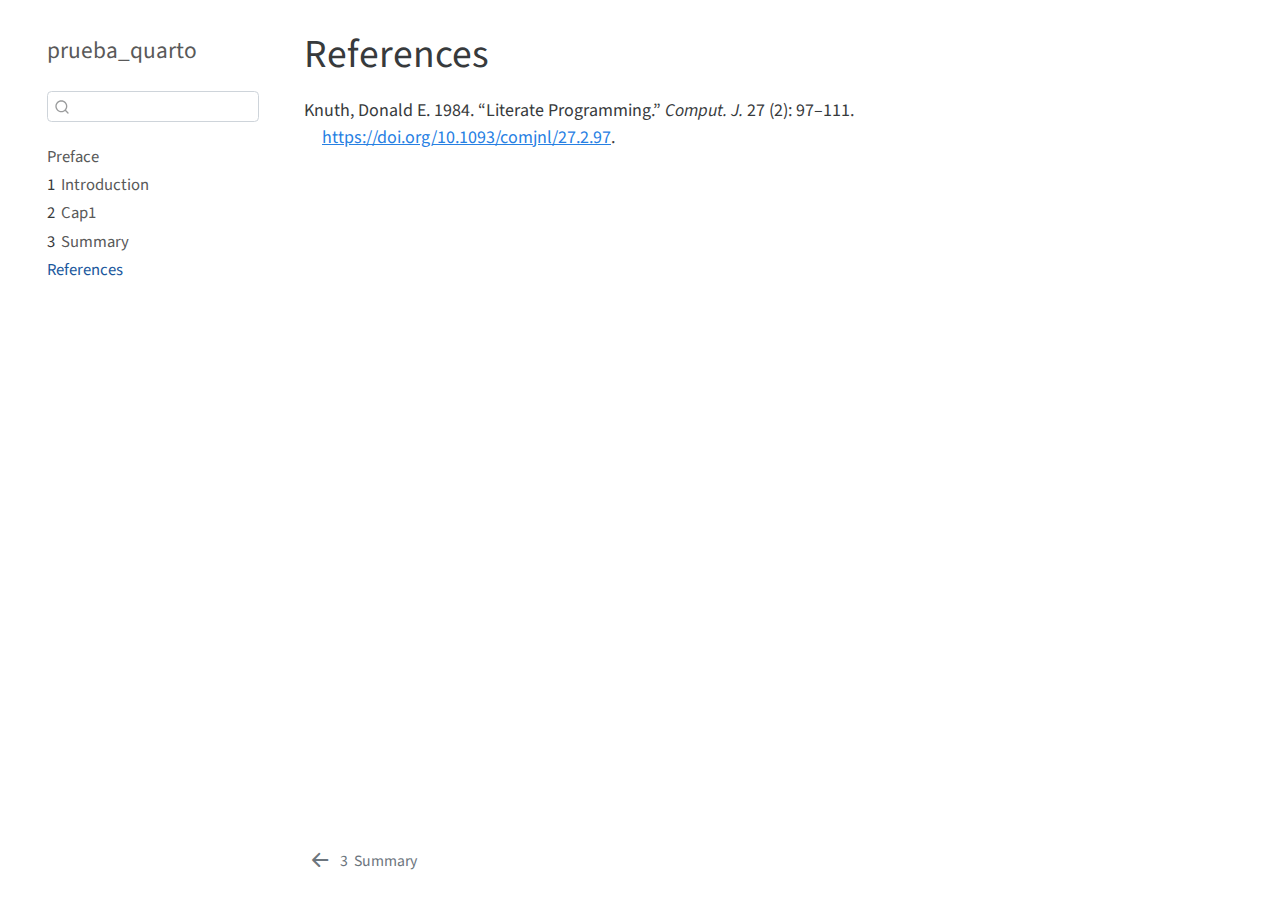
<file: references.html>
<!DOCTYPE html>
<html xmlns="http://www.w3.org/1999/xhtml" lang="en" xml:lang="en"><head>

<meta charset="utf-8">
<meta name="generator" content="quarto-1.2.335">

<meta name="viewport" content="width=device-width, initial-scale=1.0, user-scalable=yes">


<title>prueba_quarto - References</title>
<style>
code{white-space: pre-wrap;}
span.smallcaps{font-variant: small-caps;}
div.columns{display: flex; gap: min(4vw, 1.5em);}
div.column{flex: auto; overflow-x: auto;}
div.hanging-indent{margin-left: 1.5em; text-indent: -1.5em;}
ul.task-list{list-style: none;}
ul.task-list li input[type="checkbox"] {
  width: 0.8em;
  margin: 0 0.8em 0.2em -1.6em;
  vertical-align: middle;
}
div.csl-bib-body { }
div.csl-entry {
  clear: both;
}
.hanging div.csl-entry {
  margin-left:2em;
  text-indent:-2em;
}
div.csl-left-margin {
  min-width:2em;
  float:left;
}
div.csl-right-inline {
  margin-left:2em;
  padding-left:1em;
}
div.csl-indent {
  margin-left: 2em;
}
</style>


<script src="site_libs/quarto-nav/quarto-nav.js"></script>
<script src="site_libs/quarto-nav/headroom.min.js"></script>
<script src="site_libs/clipboard/clipboard.min.js"></script>
<script src="site_libs/quarto-search/autocomplete.umd.js"></script>
<script src="site_libs/quarto-search/fuse.min.js"></script>
<script src="site_libs/quarto-search/quarto-search.js"></script>
<meta name="quarto:offset" content="./">
<link href="./summary.html" rel="prev">
<script src="site_libs/quarto-html/quarto.js"></script>
<script src="site_libs/quarto-html/popper.min.js"></script>
<script src="site_libs/quarto-html/tippy.umd.min.js"></script>
<script src="site_libs/quarto-html/anchor.min.js"></script>
<link href="site_libs/quarto-html/tippy.css" rel="stylesheet">
<link href="site_libs/quarto-html/quarto-syntax-highlighting.css" rel="stylesheet" id="quarto-text-highlighting-styles">
<script src="site_libs/bootstrap/bootstrap.min.js"></script>
<link href="site_libs/bootstrap/bootstrap-icons.css" rel="stylesheet">
<link href="site_libs/bootstrap/bootstrap.min.css" rel="stylesheet" id="quarto-bootstrap" data-mode="light">
<script id="quarto-search-options" type="application/json">{
  "location": "sidebar",
  "copy-button": false,
  "collapse-after": 3,
  "panel-placement": "start",
  "type": "textbox",
  "limit": 20,
  "language": {
    "search-no-results-text": "No results",
    "search-matching-documents-text": "matching documents",
    "search-copy-link-title": "Copy link to search",
    "search-hide-matches-text": "Hide additional matches",
    "search-more-match-text": "more match in this document",
    "search-more-matches-text": "more matches in this document",
    "search-clear-button-title": "Clear",
    "search-detached-cancel-button-title": "Cancel",
    "search-submit-button-title": "Submit"
  }
}</script>


</head>

<body class="nav-sidebar floating">

<div id="quarto-search-results"></div>
  <header id="quarto-header" class="headroom fixed-top">
  <nav class="quarto-secondary-nav" data-bs-toggle="collapse" data-bs-target="#quarto-sidebar" aria-controls="quarto-sidebar" aria-expanded="false" aria-label="Toggle sidebar navigation" onclick="if (window.quartoToggleHeadroom) { window.quartoToggleHeadroom(); }">
    <div class="container-fluid d-flex justify-content-between">
      <h1 class="quarto-secondary-nav-title">References</h1>
      <button type="button" class="quarto-btn-toggle btn" aria-label="Show secondary navigation">
        <i class="bi bi-chevron-right"></i>
      </button>
    </div>
  </nav>
</header>
<!-- content -->
<div id="quarto-content" class="quarto-container page-columns page-rows-contents page-layout-article">
<!-- sidebar -->
  <nav id="quarto-sidebar" class="sidebar collapse sidebar-navigation floating overflow-auto">
    <div class="pt-lg-2 mt-2 text-left sidebar-header">
    <div class="sidebar-title mb-0 py-0">
      <a href="./">prueba_quarto</a> 
    </div>
      </div>
      <div class="mt-2 flex-shrink-0 align-items-center">
        <div class="sidebar-search">
        <div id="quarto-search" class="" title="Search"></div>
        </div>
      </div>
    <div class="sidebar-menu-container"> 
    <ul class="list-unstyled mt-1">
        <li class="sidebar-item">
  <div class="sidebar-item-container"> 
  <a href="./index.html" class="sidebar-item-text sidebar-link">Preface</a>
  </div>
</li>
        <li class="sidebar-item">
  <div class="sidebar-item-container"> 
  <a href="./intro.html" class="sidebar-item-text sidebar-link"><span class="chapter-number">1</span>&nbsp; <span class="chapter-title">Introduction</span></a>
  </div>
</li>
        <li class="sidebar-item">
  <div class="sidebar-item-container"> 
  <a href="./Cap1.html" class="sidebar-item-text sidebar-link"><span class="chapter-number">2</span>&nbsp; <span class="chapter-title">Cap1</span></a>
  </div>
</li>
        <li class="sidebar-item">
  <div class="sidebar-item-container"> 
  <a href="./summary.html" class="sidebar-item-text sidebar-link"><span class="chapter-number">3</span>&nbsp; <span class="chapter-title">Summary</span></a>
  </div>
</li>
        <li class="sidebar-item">
  <div class="sidebar-item-container"> 
  <a href="./references.html" class="sidebar-item-text sidebar-link active">References</a>
  </div>
</li>
    </ul>
    </div>
</nav>
<!-- margin-sidebar -->
    <div id="quarto-margin-sidebar" class="sidebar margin-sidebar">
        
    </div>
<!-- main -->
<main class="content" id="quarto-document-content">

<header id="title-block-header" class="quarto-title-block default">
<div class="quarto-title">
<h1 class="title d-none d-lg-block">References</h1>
</div>



<div class="quarto-title-meta">

    
  
    
  </div>
  

</header>

<div id="refs" class="references csl-bib-body hanging-indent" role="doc-bibliography">
<div id="ref-knuth84" class="csl-entry" role="doc-biblioentry">
Knuth, Donald E. 1984. <span>“Literate Programming.”</span> <em>Comput.
J.</em> 27 (2): 97–111. <a href="https://doi.org/10.1093/comjnl/27.2.97">https://doi.org/10.1093/comjnl/27.2.97</a>.
</div>
</div>



</main> <!-- /main -->
<script id="quarto-html-after-body" type="application/javascript">
window.document.addEventListener("DOMContentLoaded", function (event) {
  const toggleBodyColorMode = (bsSheetEl) => {
    const mode = bsSheetEl.getAttribute("data-mode");
    const bodyEl = window.document.querySelector("body");
    if (mode === "dark") {
      bodyEl.classList.add("quarto-dark");
      bodyEl.classList.remove("quarto-light");
    } else {
      bodyEl.classList.add("quarto-light");
      bodyEl.classList.remove("quarto-dark");
    }
  }
  const toggleBodyColorPrimary = () => {
    const bsSheetEl = window.document.querySelector("link#quarto-bootstrap");
    if (bsSheetEl) {
      toggleBodyColorMode(bsSheetEl);
    }
  }
  toggleBodyColorPrimary();  
  const icon = "";
  const anchorJS = new window.AnchorJS();
  anchorJS.options = {
    placement: 'right',
    icon: icon
  };
  anchorJS.add('.anchored');
  const clipboard = new window.ClipboardJS('.code-copy-button', {
    target: function(trigger) {
      return trigger.previousElementSibling;
    }
  });
  clipboard.on('success', function(e) {
    // button target
    const button = e.trigger;
    // don't keep focus
    button.blur();
    // flash "checked"
    button.classList.add('code-copy-button-checked');
    var currentTitle = button.getAttribute("title");
    button.setAttribute("title", "Copied!");
    let tooltip;
    if (window.bootstrap) {
      button.setAttribute("data-bs-toggle", "tooltip");
      button.setAttribute("data-bs-placement", "left");
      button.setAttribute("data-bs-title", "Copied!");
      tooltip = new bootstrap.Tooltip(button, 
        { trigger: "manual", 
          customClass: "code-copy-button-tooltip",
          offset: [0, -8]});
      tooltip.show();    
    }
    setTimeout(function() {
      if (tooltip) {
        tooltip.hide();
        button.removeAttribute("data-bs-title");
        button.removeAttribute("data-bs-toggle");
        button.removeAttribute("data-bs-placement");
      }
      button.setAttribute("title", currentTitle);
      button.classList.remove('code-copy-button-checked');
    }, 1000);
    // clear code selection
    e.clearSelection();
  });
  function tippyHover(el, contentFn) {
    const config = {
      allowHTML: true,
      content: contentFn,
      maxWidth: 500,
      delay: 100,
      arrow: false,
      appendTo: function(el) {
          return el.parentElement;
      },
      interactive: true,
      interactiveBorder: 10,
      theme: 'quarto',
      placement: 'bottom-start'
    };
    window.tippy(el, config); 
  }
  const noterefs = window.document.querySelectorAll('a[role="doc-noteref"]');
  for (var i=0; i<noterefs.length; i++) {
    const ref = noterefs[i];
    tippyHover(ref, function() {
      // use id or data attribute instead here
      let href = ref.getAttribute('data-footnote-href') || ref.getAttribute('href');
      try { href = new URL(href).hash; } catch {}
      const id = href.replace(/^#\/?/, "");
      const note = window.document.getElementById(id);
      return note.innerHTML;
    });
  }
  const findCites = (el) => {
    const parentEl = el.parentElement;
    if (parentEl) {
      const cites = parentEl.dataset.cites;
      if (cites) {
        return {
          el,
          cites: cites.split(' ')
        };
      } else {
        return findCites(el.parentElement)
      }
    } else {
      return undefined;
    }
  };
  var bibliorefs = window.document.querySelectorAll('a[role="doc-biblioref"]');
  for (var i=0; i<bibliorefs.length; i++) {
    const ref = bibliorefs[i];
    const citeInfo = findCites(ref);
    if (citeInfo) {
      tippyHover(citeInfo.el, function() {
        var popup = window.document.createElement('div');
        citeInfo.cites.forEach(function(cite) {
          var citeDiv = window.document.createElement('div');
          citeDiv.classList.add('hanging-indent');
          citeDiv.classList.add('csl-entry');
          var biblioDiv = window.document.getElementById('ref-' + cite);
          if (biblioDiv) {
            citeDiv.innerHTML = biblioDiv.innerHTML;
          }
          popup.appendChild(citeDiv);
        });
        return popup.innerHTML;
      });
    }
  }
});
</script>
<nav class="page-navigation">
  <div class="nav-page nav-page-previous">
      <a href="./summary.html" class="pagination-link">
        <i class="bi bi-arrow-left-short"></i> <span class="nav-page-text"><span class="chapter-number">3</span>&nbsp; <span class="chapter-title">Summary</span></span>
      </a>          
  </div>
  <div class="nav-page nav-page-next">
  </div>
</nav>
</div> <!-- /content -->



</body></html>
</file>
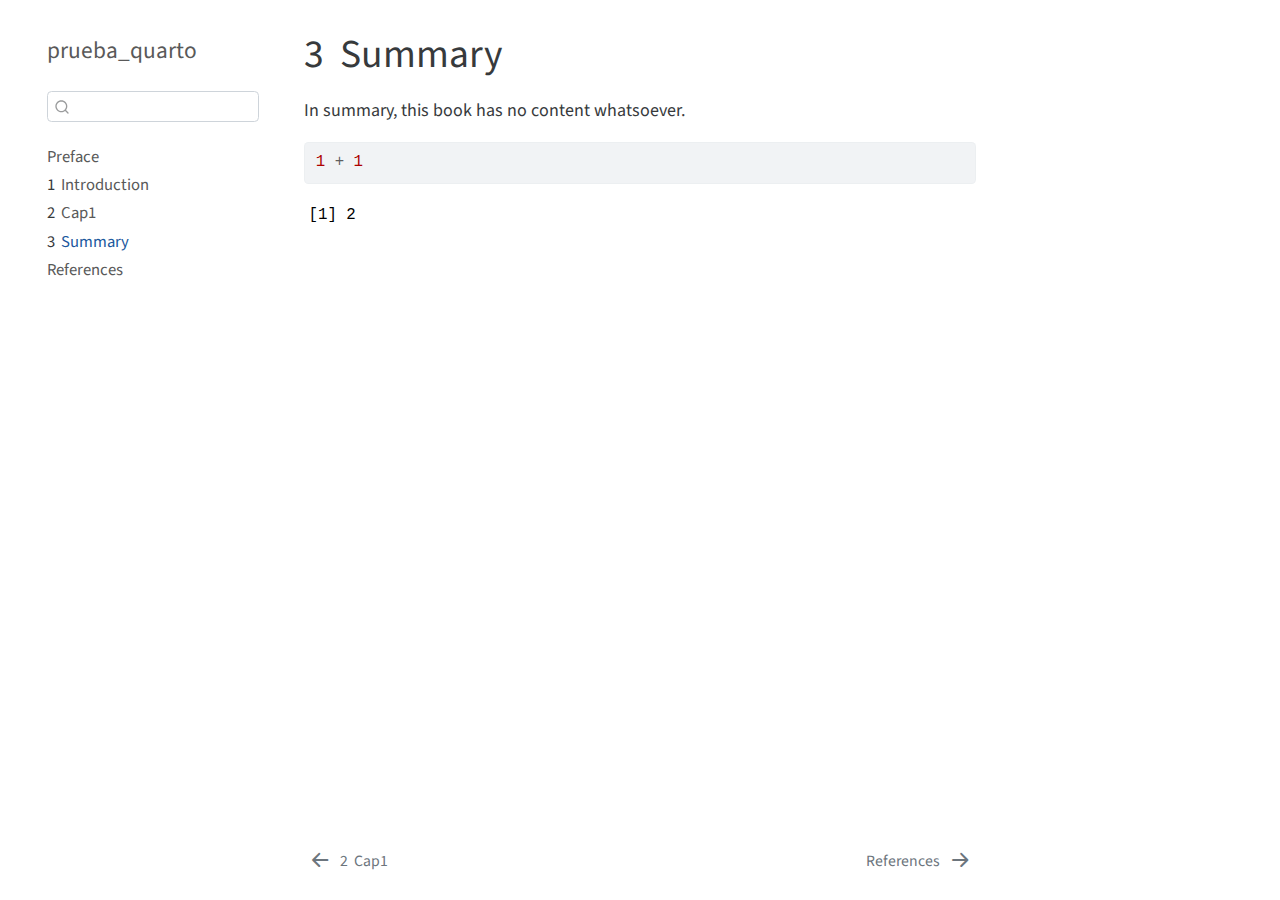
<file: summary.html>
<!DOCTYPE html>
<html xmlns="http://www.w3.org/1999/xhtml" lang="en" xml:lang="en"><head>

<meta charset="utf-8">
<meta name="generator" content="quarto-1.2.335">

<meta name="viewport" content="width=device-width, initial-scale=1.0, user-scalable=yes">


<title>prueba_quarto - 3&nbsp; Summary</title>
<style>
code{white-space: pre-wrap;}
span.smallcaps{font-variant: small-caps;}
div.columns{display: flex; gap: min(4vw, 1.5em);}
div.column{flex: auto; overflow-x: auto;}
div.hanging-indent{margin-left: 1.5em; text-indent: -1.5em;}
ul.task-list{list-style: none;}
ul.task-list li input[type="checkbox"] {
  width: 0.8em;
  margin: 0 0.8em 0.2em -1.6em;
  vertical-align: middle;
}
pre > code.sourceCode { white-space: pre; position: relative; }
pre > code.sourceCode > span { display: inline-block; line-height: 1.25; }
pre > code.sourceCode > span:empty { height: 1.2em; }
.sourceCode { overflow: visible; }
code.sourceCode > span { color: inherit; text-decoration: inherit; }
div.sourceCode { margin: 1em 0; }
pre.sourceCode { margin: 0; }
@media screen {
div.sourceCode { overflow: auto; }
}
@media print {
pre > code.sourceCode { white-space: pre-wrap; }
pre > code.sourceCode > span { text-indent: -5em; padding-left: 5em; }
}
pre.numberSource code
  { counter-reset: source-line 0; }
pre.numberSource code > span
  { position: relative; left: -4em; counter-increment: source-line; }
pre.numberSource code > span > a:first-child::before
  { content: counter(source-line);
    position: relative; left: -1em; text-align: right; vertical-align: baseline;
    border: none; display: inline-block;
    -webkit-touch-callout: none; -webkit-user-select: none;
    -khtml-user-select: none; -moz-user-select: none;
    -ms-user-select: none; user-select: none;
    padding: 0 4px; width: 4em;
    color: #aaaaaa;
  }
pre.numberSource { margin-left: 3em; border-left: 1px solid #aaaaaa;  padding-left: 4px; }
div.sourceCode
  {   }
@media screen {
pre > code.sourceCode > span > a:first-child::before { text-decoration: underline; }
}
code span.al { color: #ff0000; font-weight: bold; } /* Alert */
code span.an { color: #60a0b0; font-weight: bold; font-style: italic; } /* Annotation */
code span.at { color: #7d9029; } /* Attribute */
code span.bn { color: #40a070; } /* BaseN */
code span.bu { color: #008000; } /* BuiltIn */
code span.cf { color: #007020; font-weight: bold; } /* ControlFlow */
code span.ch { color: #4070a0; } /* Char */
code span.cn { color: #880000; } /* Constant */
code span.co { color: #60a0b0; font-style: italic; } /* Comment */
code span.cv { color: #60a0b0; font-weight: bold; font-style: italic; } /* CommentVar */
code span.do { color: #ba2121; font-style: italic; } /* Documentation */
code span.dt { color: #902000; } /* DataType */
code span.dv { color: #40a070; } /* DecVal */
code span.er { color: #ff0000; font-weight: bold; } /* Error */
code span.ex { } /* Extension */
code span.fl { color: #40a070; } /* Float */
code span.fu { color: #06287e; } /* Function */
code span.im { color: #008000; font-weight: bold; } /* Import */
code span.in { color: #60a0b0; font-weight: bold; font-style: italic; } /* Information */
code span.kw { color: #007020; font-weight: bold; } /* Keyword */
code span.op { color: #666666; } /* Operator */
code span.ot { color: #007020; } /* Other */
code span.pp { color: #bc7a00; } /* Preprocessor */
code span.sc { color: #4070a0; } /* SpecialChar */
code span.ss { color: #bb6688; } /* SpecialString */
code span.st { color: #4070a0; } /* String */
code span.va { color: #19177c; } /* Variable */
code span.vs { color: #4070a0; } /* VerbatimString */
code span.wa { color: #60a0b0; font-weight: bold; font-style: italic; } /* Warning */
</style>


<script src="site_libs/quarto-nav/quarto-nav.js"></script>
<script src="site_libs/quarto-nav/headroom.min.js"></script>
<script src="site_libs/clipboard/clipboard.min.js"></script>
<script src="site_libs/quarto-search/autocomplete.umd.js"></script>
<script src="site_libs/quarto-search/fuse.min.js"></script>
<script src="site_libs/quarto-search/quarto-search.js"></script>
<meta name="quarto:offset" content="./">
<link href="./references.html" rel="next">
<link href="./Cap1.html" rel="prev">
<script src="site_libs/quarto-html/quarto.js"></script>
<script src="site_libs/quarto-html/popper.min.js"></script>
<script src="site_libs/quarto-html/tippy.umd.min.js"></script>
<script src="site_libs/quarto-html/anchor.min.js"></script>
<link href="site_libs/quarto-html/tippy.css" rel="stylesheet">
<link href="site_libs/quarto-html/quarto-syntax-highlighting.css" rel="stylesheet" id="quarto-text-highlighting-styles">
<script src="site_libs/bootstrap/bootstrap.min.js"></script>
<link href="site_libs/bootstrap/bootstrap-icons.css" rel="stylesheet">
<link href="site_libs/bootstrap/bootstrap.min.css" rel="stylesheet" id="quarto-bootstrap" data-mode="light">
<script id="quarto-search-options" type="application/json">{
  "location": "sidebar",
  "copy-button": false,
  "collapse-after": 3,
  "panel-placement": "start",
  "type": "textbox",
  "limit": 20,
  "language": {
    "search-no-results-text": "No results",
    "search-matching-documents-text": "matching documents",
    "search-copy-link-title": "Copy link to search",
    "search-hide-matches-text": "Hide additional matches",
    "search-more-match-text": "more match in this document",
    "search-more-matches-text": "more matches in this document",
    "search-clear-button-title": "Clear",
    "search-detached-cancel-button-title": "Cancel",
    "search-submit-button-title": "Submit"
  }
}</script>


</head>

<body class="nav-sidebar floating">

<div id="quarto-search-results"></div>
  <header id="quarto-header" class="headroom fixed-top">
  <nav class="quarto-secondary-nav" data-bs-toggle="collapse" data-bs-target="#quarto-sidebar" aria-controls="quarto-sidebar" aria-expanded="false" aria-label="Toggle sidebar navigation" onclick="if (window.quartoToggleHeadroom) { window.quartoToggleHeadroom(); }">
    <div class="container-fluid d-flex justify-content-between">
      <h1 class="quarto-secondary-nav-title"><span class="chapter-number">3</span>&nbsp; <span class="chapter-title">Summary</span></h1>
      <button type="button" class="quarto-btn-toggle btn" aria-label="Show secondary navigation">
        <i class="bi bi-chevron-right"></i>
      </button>
    </div>
  </nav>
</header>
<!-- content -->
<div id="quarto-content" class="quarto-container page-columns page-rows-contents page-layout-article">
<!-- sidebar -->
  <nav id="quarto-sidebar" class="sidebar collapse sidebar-navigation floating overflow-auto">
    <div class="pt-lg-2 mt-2 text-left sidebar-header">
    <div class="sidebar-title mb-0 py-0">
      <a href="./">prueba_quarto</a> 
    </div>
      </div>
      <div class="mt-2 flex-shrink-0 align-items-center">
        <div class="sidebar-search">
        <div id="quarto-search" class="" title="Search"></div>
        </div>
      </div>
    <div class="sidebar-menu-container"> 
    <ul class="list-unstyled mt-1">
        <li class="sidebar-item">
  <div class="sidebar-item-container"> 
  <a href="./index.html" class="sidebar-item-text sidebar-link">Preface</a>
  </div>
</li>
        <li class="sidebar-item">
  <div class="sidebar-item-container"> 
  <a href="./intro.html" class="sidebar-item-text sidebar-link"><span class="chapter-number">1</span>&nbsp; <span class="chapter-title">Introduction</span></a>
  </div>
</li>
        <li class="sidebar-item">
  <div class="sidebar-item-container"> 
  <a href="./Cap1.html" class="sidebar-item-text sidebar-link"><span class="chapter-number">2</span>&nbsp; <span class="chapter-title">Cap1</span></a>
  </div>
</li>
        <li class="sidebar-item">
  <div class="sidebar-item-container"> 
  <a href="./summary.html" class="sidebar-item-text sidebar-link active"><span class="chapter-number">3</span>&nbsp; <span class="chapter-title">Summary</span></a>
  </div>
</li>
        <li class="sidebar-item">
  <div class="sidebar-item-container"> 
  <a href="./references.html" class="sidebar-item-text sidebar-link">References</a>
  </div>
</li>
    </ul>
    </div>
</nav>
<!-- margin-sidebar -->
    <div id="quarto-margin-sidebar" class="sidebar margin-sidebar">
        
    </div>
<!-- main -->
<main class="content" id="quarto-document-content">

<header id="title-block-header" class="quarto-title-block default">
<div class="quarto-title">
<h1 class="title d-none d-lg-block"><span class="chapter-number">3</span>&nbsp; <span class="chapter-title">Summary</span></h1>
</div>



<div class="quarto-title-meta">

    
  
    
  </div>
  

</header>

<p>In summary, this book has no content whatsoever.</p>
<div class="cell">
<div class="sourceCode cell-code" id="cb1"><pre class="sourceCode r code-with-copy"><code class="sourceCode r"><span id="cb1-1"><a href="#cb1-1" aria-hidden="true" tabindex="-1"></a><span class="dv">1</span> <span class="sc">+</span> <span class="dv">1</span></span></code><button title="Copy to Clipboard" class="code-copy-button"><i class="bi"></i></button></pre></div>
<div class="cell-output cell-output-stdout">
<pre><code>[1] 2</code></pre>
</div>
</div>



</main> <!-- /main -->
<script id="quarto-html-after-body" type="application/javascript">
window.document.addEventListener("DOMContentLoaded", function (event) {
  const toggleBodyColorMode = (bsSheetEl) => {
    const mode = bsSheetEl.getAttribute("data-mode");
    const bodyEl = window.document.querySelector("body");
    if (mode === "dark") {
      bodyEl.classList.add("quarto-dark");
      bodyEl.classList.remove("quarto-light");
    } else {
      bodyEl.classList.add("quarto-light");
      bodyEl.classList.remove("quarto-dark");
    }
  }
  const toggleBodyColorPrimary = () => {
    const bsSheetEl = window.document.querySelector("link#quarto-bootstrap");
    if (bsSheetEl) {
      toggleBodyColorMode(bsSheetEl);
    }
  }
  toggleBodyColorPrimary();  
  const icon = "";
  const anchorJS = new window.AnchorJS();
  anchorJS.options = {
    placement: 'right',
    icon: icon
  };
  anchorJS.add('.anchored');
  const clipboard = new window.ClipboardJS('.code-copy-button', {
    target: function(trigger) {
      return trigger.previousElementSibling;
    }
  });
  clipboard.on('success', function(e) {
    // button target
    const button = e.trigger;
    // don't keep focus
    button.blur();
    // flash "checked"
    button.classList.add('code-copy-button-checked');
    var currentTitle = button.getAttribute("title");
    button.setAttribute("title", "Copied!");
    let tooltip;
    if (window.bootstrap) {
      button.setAttribute("data-bs-toggle", "tooltip");
      button.setAttribute("data-bs-placement", "left");
      button.setAttribute("data-bs-title", "Copied!");
      tooltip = new bootstrap.Tooltip(button, 
        { trigger: "manual", 
          customClass: "code-copy-button-tooltip",
          offset: [0, -8]});
      tooltip.show();    
    }
    setTimeout(function() {
      if (tooltip) {
        tooltip.hide();
        button.removeAttribute("data-bs-title");
        button.removeAttribute("data-bs-toggle");
        button.removeAttribute("data-bs-placement");
      }
      button.setAttribute("title", currentTitle);
      button.classList.remove('code-copy-button-checked');
    }, 1000);
    // clear code selection
    e.clearSelection();
  });
  function tippyHover(el, contentFn) {
    const config = {
      allowHTML: true,
      content: contentFn,
      maxWidth: 500,
      delay: 100,
      arrow: false,
      appendTo: function(el) {
          return el.parentElement;
      },
      interactive: true,
      interactiveBorder: 10,
      theme: 'quarto',
      placement: 'bottom-start'
    };
    window.tippy(el, config); 
  }
  const noterefs = window.document.querySelectorAll('a[role="doc-noteref"]');
  for (var i=0; i<noterefs.length; i++) {
    const ref = noterefs[i];
    tippyHover(ref, function() {
      // use id or data attribute instead here
      let href = ref.getAttribute('data-footnote-href') || ref.getAttribute('href');
      try { href = new URL(href).hash; } catch {}
      const id = href.replace(/^#\/?/, "");
      const note = window.document.getElementById(id);
      return note.innerHTML;
    });
  }
  const findCites = (el) => {
    const parentEl = el.parentElement;
    if (parentEl) {
      const cites = parentEl.dataset.cites;
      if (cites) {
        return {
          el,
          cites: cites.split(' ')
        };
      } else {
        return findCites(el.parentElement)
      }
    } else {
      return undefined;
    }
  };
  var bibliorefs = window.document.querySelectorAll('a[role="doc-biblioref"]');
  for (var i=0; i<bibliorefs.length; i++) {
    const ref = bibliorefs[i];
    const citeInfo = findCites(ref);
    if (citeInfo) {
      tippyHover(citeInfo.el, function() {
        var popup = window.document.createElement('div');
        citeInfo.cites.forEach(function(cite) {
          var citeDiv = window.document.createElement('div');
          citeDiv.classList.add('hanging-indent');
          citeDiv.classList.add('csl-entry');
          var biblioDiv = window.document.getElementById('ref-' + cite);
          if (biblioDiv) {
            citeDiv.innerHTML = biblioDiv.innerHTML;
          }
          popup.appendChild(citeDiv);
        });
        return popup.innerHTML;
      });
    }
  }
});
</script>
<nav class="page-navigation">
  <div class="nav-page nav-page-previous">
      <a href="./Cap1.html" class="pagination-link">
        <i class="bi bi-arrow-left-short"></i> <span class="nav-page-text"><span class="chapter-number">2</span>&nbsp; <span class="chapter-title">Cap1</span></span>
      </a>          
  </div>
  <div class="nav-page nav-page-next">
      <a href="./references.html" class="pagination-link">
        <span class="nav-page-text">References</span> <i class="bi bi-arrow-right-short"></i>
      </a>
  </div>
</nav>
</div> <!-- /content -->



</body></html>
</file>
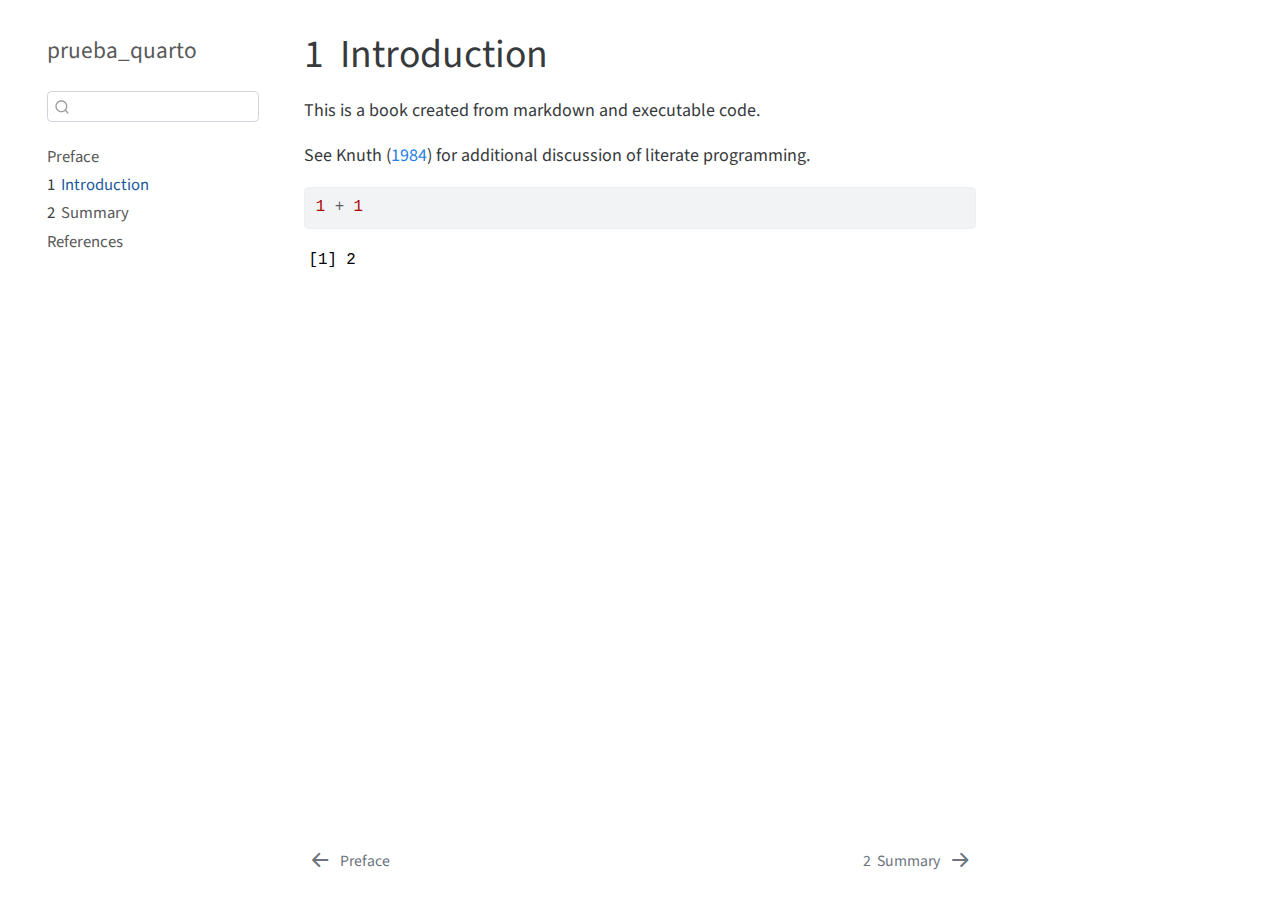
<file: _book/intro.html>
<!DOCTYPE html>
<html xmlns="http://www.w3.org/1999/xhtml" lang="en" xml:lang="en"><head>

<meta charset="utf-8">
<meta name="generator" content="quarto-1.2.335">

<meta name="viewport" content="width=device-width, initial-scale=1.0, user-scalable=yes">


<title>prueba_quarto - 1&nbsp; Introduction</title>
<style>
code{white-space: pre-wrap;}
span.smallcaps{font-variant: small-caps;}
div.columns{display: flex; gap: min(4vw, 1.5em);}
div.column{flex: auto; overflow-x: auto;}
div.hanging-indent{margin-left: 1.5em; text-indent: -1.5em;}
ul.task-list{list-style: none;}
ul.task-list li input[type="checkbox"] {
  width: 0.8em;
  margin: 0 0.8em 0.2em -1.6em;
  vertical-align: middle;
}
pre > code.sourceCode { white-space: pre; position: relative; }
pre > code.sourceCode > span { display: inline-block; line-height: 1.25; }
pre > code.sourceCode > span:empty { height: 1.2em; }
.sourceCode { overflow: visible; }
code.sourceCode > span { color: inherit; text-decoration: inherit; }
div.sourceCode { margin: 1em 0; }
pre.sourceCode { margin: 0; }
@media screen {
div.sourceCode { overflow: auto; }
}
@media print {
pre > code.sourceCode { white-space: pre-wrap; }
pre > code.sourceCode > span { text-indent: -5em; padding-left: 5em; }
}
pre.numberSource code
  { counter-reset: source-line 0; }
pre.numberSource code > span
  { position: relative; left: -4em; counter-increment: source-line; }
pre.numberSource code > span > a:first-child::before
  { content: counter(source-line);
    position: relative; left: -1em; text-align: right; vertical-align: baseline;
    border: none; display: inline-block;
    -webkit-touch-callout: none; -webkit-user-select: none;
    -khtml-user-select: none; -moz-user-select: none;
    -ms-user-select: none; user-select: none;
    padding: 0 4px; width: 4em;
    color: #aaaaaa;
  }
pre.numberSource { margin-left: 3em; border-left: 1px solid #aaaaaa;  padding-left: 4px; }
div.sourceCode
  {   }
@media screen {
pre > code.sourceCode > span > a:first-child::before { text-decoration: underline; }
}
code span.al { color: #ff0000; font-weight: bold; } /* Alert */
code span.an { color: #60a0b0; font-weight: bold; font-style: italic; } /* Annotation */
code span.at { color: #7d9029; } /* Attribute */
code span.bn { color: #40a070; } /* BaseN */
code span.bu { color: #008000; } /* BuiltIn */
code span.cf { color: #007020; font-weight: bold; } /* ControlFlow */
code span.ch { color: #4070a0; } /* Char */
code span.cn { color: #880000; } /* Constant */
code span.co { color: #60a0b0; font-style: italic; } /* Comment */
code span.cv { color: #60a0b0; font-weight: bold; font-style: italic; } /* CommentVar */
code span.do { color: #ba2121; font-style: italic; } /* Documentation */
code span.dt { color: #902000; } /* DataType */
code span.dv { color: #40a070; } /* DecVal */
code span.er { color: #ff0000; font-weight: bold; } /* Error */
code span.ex { } /* Extension */
code span.fl { color: #40a070; } /* Float */
code span.fu { color: #06287e; } /* Function */
code span.im { color: #008000; font-weight: bold; } /* Import */
code span.in { color: #60a0b0; font-weight: bold; font-style: italic; } /* Information */
code span.kw { color: #007020; font-weight: bold; } /* Keyword */
code span.op { color: #666666; } /* Operator */
code span.ot { color: #007020; } /* Other */
code span.pp { color: #bc7a00; } /* Preprocessor */
code span.sc { color: #4070a0; } /* SpecialChar */
code span.ss { color: #bb6688; } /* SpecialString */
code span.st { color: #4070a0; } /* String */
code span.va { color: #19177c; } /* Variable */
code span.vs { color: #4070a0; } /* VerbatimString */
code span.wa { color: #60a0b0; font-weight: bold; font-style: italic; } /* Warning */
div.csl-bib-body { }
div.csl-entry {
  clear: both;
}
.hanging div.csl-entry {
  margin-left:2em;
  text-indent:-2em;
}
div.csl-left-margin {
  min-width:2em;
  float:left;
}
div.csl-right-inline {
  margin-left:2em;
  padding-left:1em;
}
div.csl-indent {
  margin-left: 2em;
}
</style>


<script src="site_libs/quarto-nav/quarto-nav.js"></script>
<script src="site_libs/quarto-nav/headroom.min.js"></script>
<script src="site_libs/clipboard/clipboard.min.js"></script>
<script src="site_libs/quarto-search/autocomplete.umd.js"></script>
<script src="site_libs/quarto-search/fuse.min.js"></script>
<script src="site_libs/quarto-search/quarto-search.js"></script>
<meta name="quarto:offset" content="./">
<link href="./summary.html" rel="next">
<link href="./index.html" rel="prev">
<script src="site_libs/quarto-html/quarto.js"></script>
<script src="site_libs/quarto-html/popper.min.js"></script>
<script src="site_libs/quarto-html/tippy.umd.min.js"></script>
<script src="site_libs/quarto-html/anchor.min.js"></script>
<link href="site_libs/quarto-html/tippy.css" rel="stylesheet">
<link href="site_libs/quarto-html/quarto-syntax-highlighting.css" rel="stylesheet" id="quarto-text-highlighting-styles">
<script src="site_libs/bootstrap/bootstrap.min.js"></script>
<link href="site_libs/bootstrap/bootstrap-icons.css" rel="stylesheet">
<link href="site_libs/bootstrap/bootstrap.min.css" rel="stylesheet" id="quarto-bootstrap" data-mode="light">
<script id="quarto-search-options" type="application/json">{
  "location": "sidebar",
  "copy-button": false,
  "collapse-after": 3,
  "panel-placement": "start",
  "type": "textbox",
  "limit": 20,
  "language": {
    "search-no-results-text": "No results",
    "search-matching-documents-text": "matching documents",
    "search-copy-link-title": "Copy link to search",
    "search-hide-matches-text": "Hide additional matches",
    "search-more-match-text": "more match in this document",
    "search-more-matches-text": "more matches in this document",
    "search-clear-button-title": "Clear",
    "search-detached-cancel-button-title": "Cancel",
    "search-submit-button-title": "Submit"
  }
}</script>


</head>

<body class="nav-sidebar floating">

<div id="quarto-search-results"></div>
  <header id="quarto-header" class="headroom fixed-top">
  <nav class="quarto-secondary-nav" data-bs-toggle="collapse" data-bs-target="#quarto-sidebar" aria-controls="quarto-sidebar" aria-expanded="false" aria-label="Toggle sidebar navigation" onclick="if (window.quartoToggleHeadroom) { window.quartoToggleHeadroom(); }">
    <div class="container-fluid d-flex justify-content-between">
      <h1 class="quarto-secondary-nav-title"><span class="chapter-number">1</span>&nbsp; <span class="chapter-title">Introduction</span></h1>
      <button type="button" class="quarto-btn-toggle btn" aria-label="Show secondary navigation">
        <i class="bi bi-chevron-right"></i>
      </button>
    </div>
  </nav>
</header>
<!-- content -->
<div id="quarto-content" class="quarto-container page-columns page-rows-contents page-layout-article">
<!-- sidebar -->
  <nav id="quarto-sidebar" class="sidebar collapse sidebar-navigation floating overflow-auto">
    <div class="pt-lg-2 mt-2 text-left sidebar-header">
    <div class="sidebar-title mb-0 py-0">
      <a href="./">prueba_quarto</a> 
    </div>
      </div>
      <div class="mt-2 flex-shrink-0 align-items-center">
        <div class="sidebar-search">
        <div id="quarto-search" class="" title="Search"></div>
        </div>
      </div>
    <div class="sidebar-menu-container"> 
    <ul class="list-unstyled mt-1">
        <li class="sidebar-item">
  <div class="sidebar-item-container"> 
  <a href="./index.html" class="sidebar-item-text sidebar-link">Preface</a>
  </div>
</li>
        <li class="sidebar-item">
  <div class="sidebar-item-container"> 
  <a href="./intro.html" class="sidebar-item-text sidebar-link active"><span class="chapter-number">1</span>&nbsp; <span class="chapter-title">Introduction</span></a>
  </div>
</li>
        <li class="sidebar-item">
  <div class="sidebar-item-container"> 
  <a href="./summary.html" class="sidebar-item-text sidebar-link"><span class="chapter-number">2</span>&nbsp; <span class="chapter-title">Summary</span></a>
  </div>
</li>
        <li class="sidebar-item">
  <div class="sidebar-item-container"> 
  <a href="./references.html" class="sidebar-item-text sidebar-link">References</a>
  </div>
</li>
    </ul>
    </div>
</nav>
<!-- margin-sidebar -->
    <div id="quarto-margin-sidebar" class="sidebar margin-sidebar">
        
    </div>
<!-- main -->
<main class="content" id="quarto-document-content">

<header id="title-block-header" class="quarto-title-block default">
<div class="quarto-title">
<h1 class="title d-none d-lg-block"><span class="chapter-number">1</span>&nbsp; <span class="chapter-title">Introduction</span></h1>
</div>



<div class="quarto-title-meta">

    
  
    
  </div>
  

</header>

<p>This is a book created from markdown and executable code.</p>
<p>See <span class="citation" data-cites="knuth84">Knuth (<a href="references.html#ref-knuth84" role="doc-biblioref">1984</a>)</span> for additional discussion of literate programming.</p>
<div class="cell">
<div class="sourceCode cell-code" id="cb1"><pre class="sourceCode r code-with-copy"><code class="sourceCode r"><span id="cb1-1"><a href="#cb1-1" aria-hidden="true" tabindex="-1"></a><span class="dv">1</span> <span class="sc">+</span> <span class="dv">1</span></span></code><button title="Copy to Clipboard" class="code-copy-button"><i class="bi"></i></button></pre></div>
<div class="cell-output cell-output-stdout">
<pre><code>[1] 2</code></pre>
</div>
</div>


<div id="refs" class="references csl-bib-body hanging-indent" role="doc-bibliography" style="display: none">
<div id="ref-knuth84" class="csl-entry" role="doc-biblioentry">
Knuth, Donald E. 1984. <span>“Literate Programming.”</span> <em>Comput. J.</em> 27 (2): 97–111. <a href="https://doi.org/10.1093/comjnl/27.2.97">https://doi.org/10.1093/comjnl/27.2.97</a>.
</div>
</div>

</main> <!-- /main -->
<script id="quarto-html-after-body" type="application/javascript">
window.document.addEventListener("DOMContentLoaded", function (event) {
  const toggleBodyColorMode = (bsSheetEl) => {
    const mode = bsSheetEl.getAttribute("data-mode");
    const bodyEl = window.document.querySelector("body");
    if (mode === "dark") {
      bodyEl.classList.add("quarto-dark");
      bodyEl.classList.remove("quarto-light");
    } else {
      bodyEl.classList.add("quarto-light");
      bodyEl.classList.remove("quarto-dark");
    }
  }
  const toggleBodyColorPrimary = () => {
    const bsSheetEl = window.document.querySelector("link#quarto-bootstrap");
    if (bsSheetEl) {
      toggleBodyColorMode(bsSheetEl);
    }
  }
  toggleBodyColorPrimary();  
  const icon = "";
  const anchorJS = new window.AnchorJS();
  anchorJS.options = {
    placement: 'right',
    icon: icon
  };
  anchorJS.add('.anchored');
  const clipboard = new window.ClipboardJS('.code-copy-button', {
    target: function(trigger) {
      return trigger.previousElementSibling;
    }
  });
  clipboard.on('success', function(e) {
    // button target
    const button = e.trigger;
    // don't keep focus
    button.blur();
    // flash "checked"
    button.classList.add('code-copy-button-checked');
    var currentTitle = button.getAttribute("title");
    button.setAttribute("title", "Copied!");
    let tooltip;
    if (window.bootstrap) {
      button.setAttribute("data-bs-toggle", "tooltip");
      button.setAttribute("data-bs-placement", "left");
      button.setAttribute("data-bs-title", "Copied!");
      tooltip = new bootstrap.Tooltip(button, 
        { trigger: "manual", 
          customClass: "code-copy-button-tooltip",
          offset: [0, -8]});
      tooltip.show();    
    }
    setTimeout(function() {
      if (tooltip) {
        tooltip.hide();
        button.removeAttribute("data-bs-title");
        button.removeAttribute("data-bs-toggle");
        button.removeAttribute("data-bs-placement");
      }
      button.setAttribute("title", currentTitle);
      button.classList.remove('code-copy-button-checked');
    }, 1000);
    // clear code selection
    e.clearSelection();
  });
  function tippyHover(el, contentFn) {
    const config = {
      allowHTML: true,
      content: contentFn,
      maxWidth: 500,
      delay: 100,
      arrow: false,
      appendTo: function(el) {
          return el.parentElement;
      },
      interactive: true,
      interactiveBorder: 10,
      theme: 'quarto',
      placement: 'bottom-start'
    };
    window.tippy(el, config); 
  }
  const noterefs = window.document.querySelectorAll('a[role="doc-noteref"]');
  for (var i=0; i<noterefs.length; i++) {
    const ref = noterefs[i];
    tippyHover(ref, function() {
      // use id or data attribute instead here
      let href = ref.getAttribute('data-footnote-href') || ref.getAttribute('href');
      try { href = new URL(href).hash; } catch {}
      const id = href.replace(/^#\/?/, "");
      const note = window.document.getElementById(id);
      return note.innerHTML;
    });
  }
  const findCites = (el) => {
    const parentEl = el.parentElement;
    if (parentEl) {
      const cites = parentEl.dataset.cites;
      if (cites) {
        return {
          el,
          cites: cites.split(' ')
        };
      } else {
        return findCites(el.parentElement)
      }
    } else {
      return undefined;
    }
  };
  var bibliorefs = window.document.querySelectorAll('a[role="doc-biblioref"]');
  for (var i=0; i<bibliorefs.length; i++) {
    const ref = bibliorefs[i];
    const citeInfo = findCites(ref);
    if (citeInfo) {
      tippyHover(citeInfo.el, function() {
        var popup = window.document.createElement('div');
        citeInfo.cites.forEach(function(cite) {
          var citeDiv = window.document.createElement('div');
          citeDiv.classList.add('hanging-indent');
          citeDiv.classList.add('csl-entry');
          var biblioDiv = window.document.getElementById('ref-' + cite);
          if (biblioDiv) {
            citeDiv.innerHTML = biblioDiv.innerHTML;
          }
          popup.appendChild(citeDiv);
        });
        return popup.innerHTML;
      });
    }
  }
});
</script>
<nav class="page-navigation">
  <div class="nav-page nav-page-previous">
      <a href="./index.html" class="pagination-link">
        <i class="bi bi-arrow-left-short"></i> <span class="nav-page-text">Preface</span>
      </a>          
  </div>
  <div class="nav-page nav-page-next">
      <a href="./summary.html" class="pagination-link">
        <span class="nav-page-text"><span class="chapter-number">2</span>&nbsp; <span class="chapter-title">Summary</span></span> <i class="bi bi-arrow-right-short"></i>
      </a>
  </div>
</nav>
</div> <!-- /content -->



</body></html>
</file>
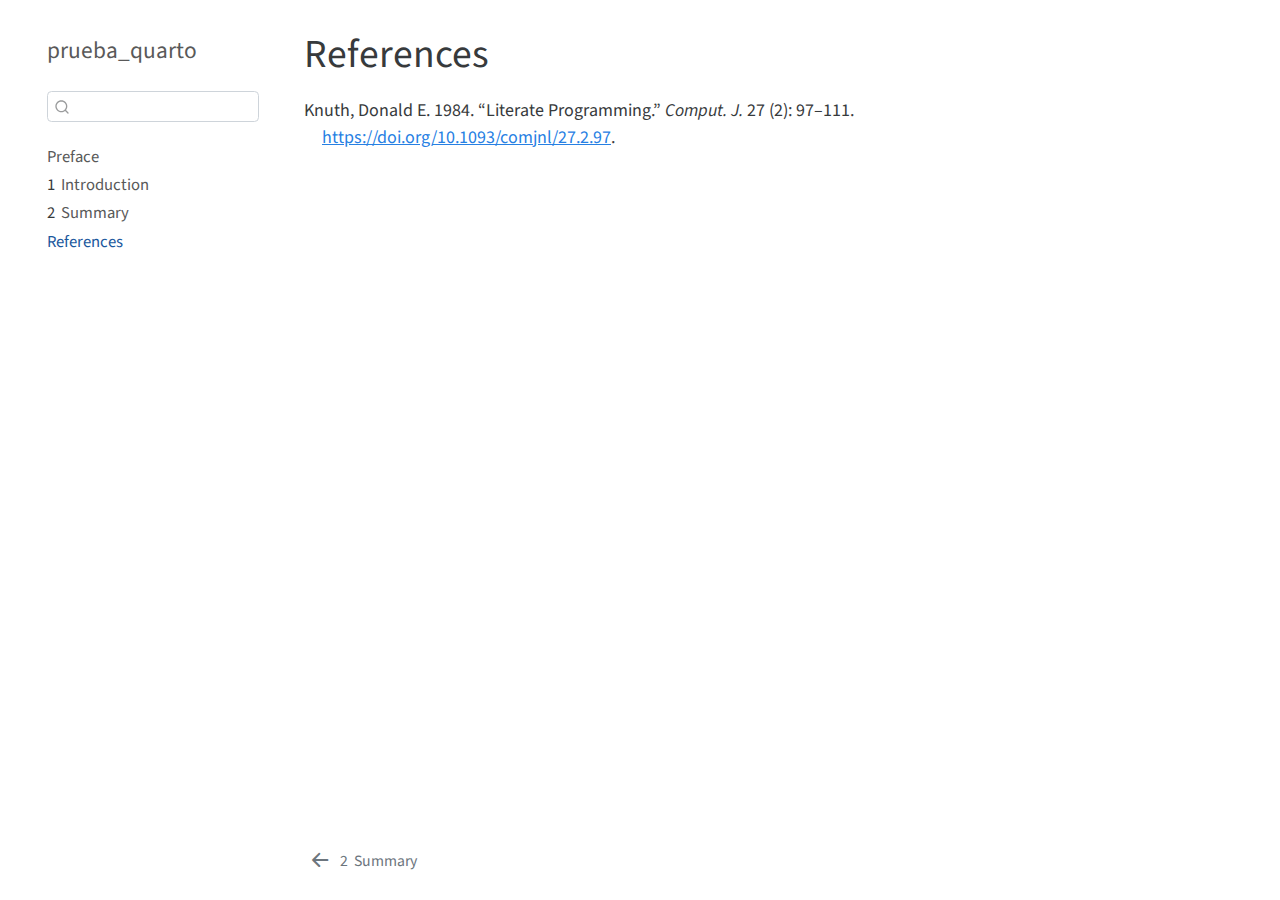
<file: _book/references.html>
<!DOCTYPE html>
<html xmlns="http://www.w3.org/1999/xhtml" lang="en" xml:lang="en"><head>

<meta charset="utf-8">
<meta name="generator" content="quarto-1.2.335">

<meta name="viewport" content="width=device-width, initial-scale=1.0, user-scalable=yes">


<title>prueba_quarto - References</title>
<style>
code{white-space: pre-wrap;}
span.smallcaps{font-variant: small-caps;}
div.columns{display: flex; gap: min(4vw, 1.5em);}
div.column{flex: auto; overflow-x: auto;}
div.hanging-indent{margin-left: 1.5em; text-indent: -1.5em;}
ul.task-list{list-style: none;}
ul.task-list li input[type="checkbox"] {
  width: 0.8em;
  margin: 0 0.8em 0.2em -1.6em;
  vertical-align: middle;
}
div.csl-bib-body { }
div.csl-entry {
  clear: both;
}
.hanging div.csl-entry {
  margin-left:2em;
  text-indent:-2em;
}
div.csl-left-margin {
  min-width:2em;
  float:left;
}
div.csl-right-inline {
  margin-left:2em;
  padding-left:1em;
}
div.csl-indent {
  margin-left: 2em;
}
</style>


<script src="site_libs/quarto-nav/quarto-nav.js"></script>
<script src="site_libs/quarto-nav/headroom.min.js"></script>
<script src="site_libs/clipboard/clipboard.min.js"></script>
<script src="site_libs/quarto-search/autocomplete.umd.js"></script>
<script src="site_libs/quarto-search/fuse.min.js"></script>
<script src="site_libs/quarto-search/quarto-search.js"></script>
<meta name="quarto:offset" content="./">
<link href="./summary.html" rel="prev">
<script src="site_libs/quarto-html/quarto.js"></script>
<script src="site_libs/quarto-html/popper.min.js"></script>
<script src="site_libs/quarto-html/tippy.umd.min.js"></script>
<script src="site_libs/quarto-html/anchor.min.js"></script>
<link href="site_libs/quarto-html/tippy.css" rel="stylesheet">
<link href="site_libs/quarto-html/quarto-syntax-highlighting.css" rel="stylesheet" id="quarto-text-highlighting-styles">
<script src="site_libs/bootstrap/bootstrap.min.js"></script>
<link href="site_libs/bootstrap/bootstrap-icons.css" rel="stylesheet">
<link href="site_libs/bootstrap/bootstrap.min.css" rel="stylesheet" id="quarto-bootstrap" data-mode="light">
<script id="quarto-search-options" type="application/json">{
  "location": "sidebar",
  "copy-button": false,
  "collapse-after": 3,
  "panel-placement": "start",
  "type": "textbox",
  "limit": 20,
  "language": {
    "search-no-results-text": "No results",
    "search-matching-documents-text": "matching documents",
    "search-copy-link-title": "Copy link to search",
    "search-hide-matches-text": "Hide additional matches",
    "search-more-match-text": "more match in this document",
    "search-more-matches-text": "more matches in this document",
    "search-clear-button-title": "Clear",
    "search-detached-cancel-button-title": "Cancel",
    "search-submit-button-title": "Submit"
  }
}</script>


</head>

<body class="nav-sidebar floating">

<div id="quarto-search-results"></div>
  <header id="quarto-header" class="headroom fixed-top">
  <nav class="quarto-secondary-nav" data-bs-toggle="collapse" data-bs-target="#quarto-sidebar" aria-controls="quarto-sidebar" aria-expanded="false" aria-label="Toggle sidebar navigation" onclick="if (window.quartoToggleHeadroom) { window.quartoToggleHeadroom(); }">
    <div class="container-fluid d-flex justify-content-between">
      <h1 class="quarto-secondary-nav-title">References</h1>
      <button type="button" class="quarto-btn-toggle btn" aria-label="Show secondary navigation">
        <i class="bi bi-chevron-right"></i>
      </button>
    </div>
  </nav>
</header>
<!-- content -->
<div id="quarto-content" class="quarto-container page-columns page-rows-contents page-layout-article">
<!-- sidebar -->
  <nav id="quarto-sidebar" class="sidebar collapse sidebar-navigation floating overflow-auto">
    <div class="pt-lg-2 mt-2 text-left sidebar-header">
    <div class="sidebar-title mb-0 py-0">
      <a href="./">prueba_quarto</a> 
    </div>
      </div>
      <div class="mt-2 flex-shrink-0 align-items-center">
        <div class="sidebar-search">
        <div id="quarto-search" class="" title="Search"></div>
        </div>
      </div>
    <div class="sidebar-menu-container"> 
    <ul class="list-unstyled mt-1">
        <li class="sidebar-item">
  <div class="sidebar-item-container"> 
  <a href="./index.html" class="sidebar-item-text sidebar-link">Preface</a>
  </div>
</li>
        <li class="sidebar-item">
  <div class="sidebar-item-container"> 
  <a href="./intro.html" class="sidebar-item-text sidebar-link"><span class="chapter-number">1</span>&nbsp; <span class="chapter-title">Introduction</span></a>
  </div>
</li>
        <li class="sidebar-item">
  <div class="sidebar-item-container"> 
  <a href="./summary.html" class="sidebar-item-text sidebar-link"><span class="chapter-number">2</span>&nbsp; <span class="chapter-title">Summary</span></a>
  </div>
</li>
        <li class="sidebar-item">
  <div class="sidebar-item-container"> 
  <a href="./references.html" class="sidebar-item-text sidebar-link active">References</a>
  </div>
</li>
    </ul>
    </div>
</nav>
<!-- margin-sidebar -->
    <div id="quarto-margin-sidebar" class="sidebar margin-sidebar">
        
    </div>
<!-- main -->
<main class="content" id="quarto-document-content">

<header id="title-block-header" class="quarto-title-block default">
<div class="quarto-title">
<h1 class="title d-none d-lg-block">References</h1>
</div>



<div class="quarto-title-meta">

    
  
    
  </div>
  

</header>

<div id="refs" class="references csl-bib-body hanging-indent" role="doc-bibliography">
<div id="ref-knuth84" class="csl-entry" role="doc-biblioentry">
Knuth, Donald E. 1984. <span>“Literate Programming.”</span> <em>Comput.
J.</em> 27 (2): 97–111. <a href="https://doi.org/10.1093/comjnl/27.2.97">https://doi.org/10.1093/comjnl/27.2.97</a>.
</div>
</div>



</main> <!-- /main -->
<script id="quarto-html-after-body" type="application/javascript">
window.document.addEventListener("DOMContentLoaded", function (event) {
  const toggleBodyColorMode = (bsSheetEl) => {
    const mode = bsSheetEl.getAttribute("data-mode");
    const bodyEl = window.document.querySelector("body");
    if (mode === "dark") {
      bodyEl.classList.add("quarto-dark");
      bodyEl.classList.remove("quarto-light");
    } else {
      bodyEl.classList.add("quarto-light");
      bodyEl.classList.remove("quarto-dark");
    }
  }
  const toggleBodyColorPrimary = () => {
    const bsSheetEl = window.document.querySelector("link#quarto-bootstrap");
    if (bsSheetEl) {
      toggleBodyColorMode(bsSheetEl);
    }
  }
  toggleBodyColorPrimary();  
  const icon = "";
  const anchorJS = new window.AnchorJS();
  anchorJS.options = {
    placement: 'right',
    icon: icon
  };
  anchorJS.add('.anchored');
  const clipboard = new window.ClipboardJS('.code-copy-button', {
    target: function(trigger) {
      return trigger.previousElementSibling;
    }
  });
  clipboard.on('success', function(e) {
    // button target
    const button = e.trigger;
    // don't keep focus
    button.blur();
    // flash "checked"
    button.classList.add('code-copy-button-checked');
    var currentTitle = button.getAttribute("title");
    button.setAttribute("title", "Copied!");
    let tooltip;
    if (window.bootstrap) {
      button.setAttribute("data-bs-toggle", "tooltip");
      button.setAttribute("data-bs-placement", "left");
      button.setAttribute("data-bs-title", "Copied!");
      tooltip = new bootstrap.Tooltip(button, 
        { trigger: "manual", 
          customClass: "code-copy-button-tooltip",
          offset: [0, -8]});
      tooltip.show();    
    }
    setTimeout(function() {
      if (tooltip) {
        tooltip.hide();
        button.removeAttribute("data-bs-title");
        button.removeAttribute("data-bs-toggle");
        button.removeAttribute("data-bs-placement");
      }
      button.setAttribute("title", currentTitle);
      button.classList.remove('code-copy-button-checked');
    }, 1000);
    // clear code selection
    e.clearSelection();
  });
  function tippyHover(el, contentFn) {
    const config = {
      allowHTML: true,
      content: contentFn,
      maxWidth: 500,
      delay: 100,
      arrow: false,
      appendTo: function(el) {
          return el.parentElement;
      },
      interactive: true,
      interactiveBorder: 10,
      theme: 'quarto',
      placement: 'bottom-start'
    };
    window.tippy(el, config); 
  }
  const noterefs = window.document.querySelectorAll('a[role="doc-noteref"]');
  for (var i=0; i<noterefs.length; i++) {
    const ref = noterefs[i];
    tippyHover(ref, function() {
      // use id or data attribute instead here
      let href = ref.getAttribute('data-footnote-href') || ref.getAttribute('href');
      try { href = new URL(href).hash; } catch {}
      const id = href.replace(/^#\/?/, "");
      const note = window.document.getElementById(id);
      return note.innerHTML;
    });
  }
  const findCites = (el) => {
    const parentEl = el.parentElement;
    if (parentEl) {
      const cites = parentEl.dataset.cites;
      if (cites) {
        return {
          el,
          cites: cites.split(' ')
        };
      } else {
        return findCites(el.parentElement)
      }
    } else {
      return undefined;
    }
  };
  var bibliorefs = window.document.querySelectorAll('a[role="doc-biblioref"]');
  for (var i=0; i<bibliorefs.length; i++) {
    const ref = bibliorefs[i];
    const citeInfo = findCites(ref);
    if (citeInfo) {
      tippyHover(citeInfo.el, function() {
        var popup = window.document.createElement('div');
        citeInfo.cites.forEach(function(cite) {
          var citeDiv = window.document.createElement('div');
          citeDiv.classList.add('hanging-indent');
          citeDiv.classList.add('csl-entry');
          var biblioDiv = window.document.getElementById('ref-' + cite);
          if (biblioDiv) {
            citeDiv.innerHTML = biblioDiv.innerHTML;
          }
          popup.appendChild(citeDiv);
        });
        return popup.innerHTML;
      });
    }
  }
});
</script>
<nav class="page-navigation">
  <div class="nav-page nav-page-previous">
      <a href="./summary.html" class="pagination-link">
        <i class="bi bi-arrow-left-short"></i> <span class="nav-page-text"><span class="chapter-number">2</span>&nbsp; <span class="chapter-title">Summary</span></span>
      </a>          
  </div>
  <div class="nav-page nav-page-next">
  </div>
</nav>
</div> <!-- /content -->



</body></html>
</file>
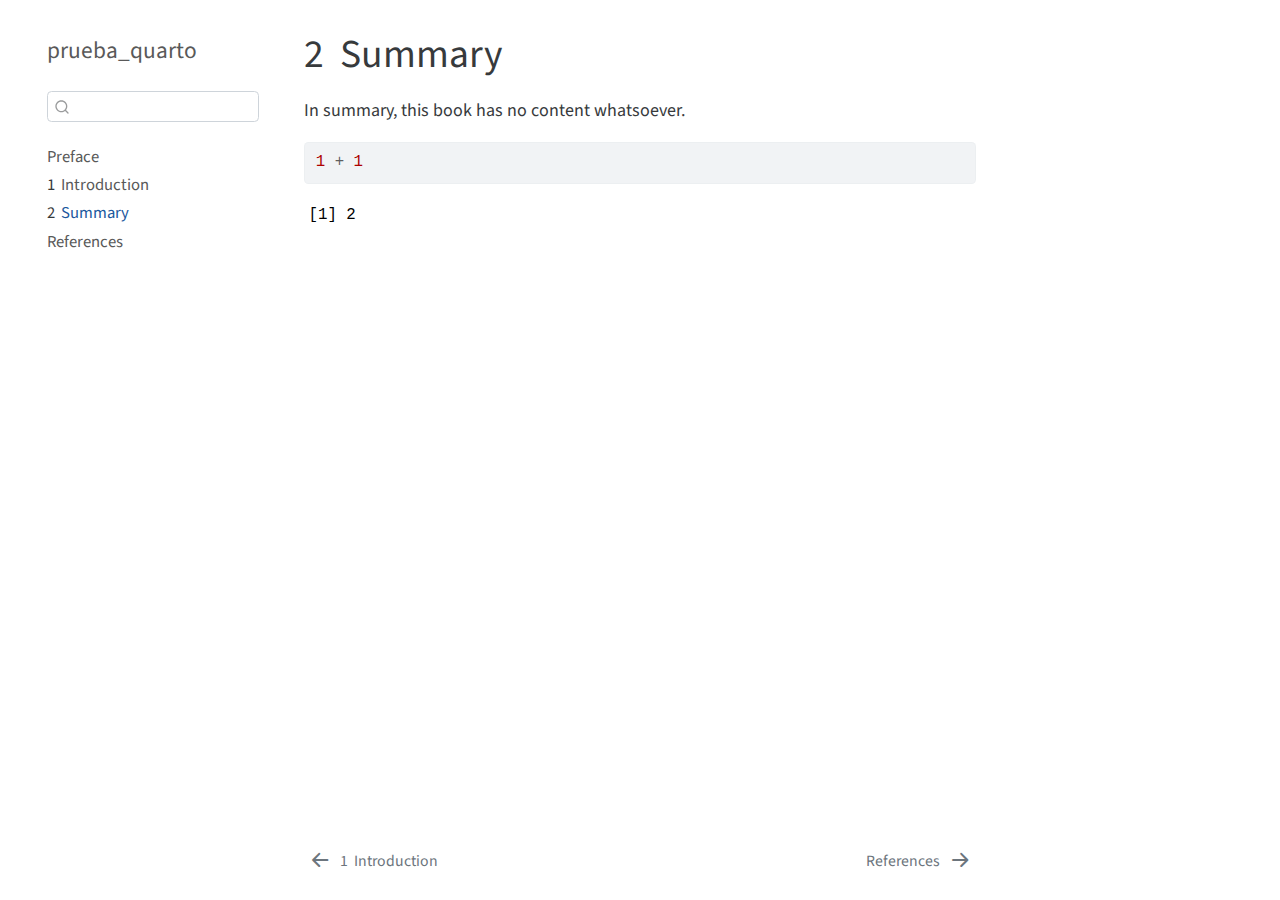
<file: _book/summary.html>
<!DOCTYPE html>
<html xmlns="http://www.w3.org/1999/xhtml" lang="en" xml:lang="en"><head>

<meta charset="utf-8">
<meta name="generator" content="quarto-1.2.335">

<meta name="viewport" content="width=device-width, initial-scale=1.0, user-scalable=yes">


<title>prueba_quarto - 2&nbsp; Summary</title>
<style>
code{white-space: pre-wrap;}
span.smallcaps{font-variant: small-caps;}
div.columns{display: flex; gap: min(4vw, 1.5em);}
div.column{flex: auto; overflow-x: auto;}
div.hanging-indent{margin-left: 1.5em; text-indent: -1.5em;}
ul.task-list{list-style: none;}
ul.task-list li input[type="checkbox"] {
  width: 0.8em;
  margin: 0 0.8em 0.2em -1.6em;
  vertical-align: middle;
}
pre > code.sourceCode { white-space: pre; position: relative; }
pre > code.sourceCode > span { display: inline-block; line-height: 1.25; }
pre > code.sourceCode > span:empty { height: 1.2em; }
.sourceCode { overflow: visible; }
code.sourceCode > span { color: inherit; text-decoration: inherit; }
div.sourceCode { margin: 1em 0; }
pre.sourceCode { margin: 0; }
@media screen {
div.sourceCode { overflow: auto; }
}
@media print {
pre > code.sourceCode { white-space: pre-wrap; }
pre > code.sourceCode > span { text-indent: -5em; padding-left: 5em; }
}
pre.numberSource code
  { counter-reset: source-line 0; }
pre.numberSource code > span
  { position: relative; left: -4em; counter-increment: source-line; }
pre.numberSource code > span > a:first-child::before
  { content: counter(source-line);
    position: relative; left: -1em; text-align: right; vertical-align: baseline;
    border: none; display: inline-block;
    -webkit-touch-callout: none; -webkit-user-select: none;
    -khtml-user-select: none; -moz-user-select: none;
    -ms-user-select: none; user-select: none;
    padding: 0 4px; width: 4em;
    color: #aaaaaa;
  }
pre.numberSource { margin-left: 3em; border-left: 1px solid #aaaaaa;  padding-left: 4px; }
div.sourceCode
  {   }
@media screen {
pre > code.sourceCode > span > a:first-child::before { text-decoration: underline; }
}
code span.al { color: #ff0000; font-weight: bold; } /* Alert */
code span.an { color: #60a0b0; font-weight: bold; font-style: italic; } /* Annotation */
code span.at { color: #7d9029; } /* Attribute */
code span.bn { color: #40a070; } /* BaseN */
code span.bu { color: #008000; } /* BuiltIn */
code span.cf { color: #007020; font-weight: bold; } /* ControlFlow */
code span.ch { color: #4070a0; } /* Char */
code span.cn { color: #880000; } /* Constant */
code span.co { color: #60a0b0; font-style: italic; } /* Comment */
code span.cv { color: #60a0b0; font-weight: bold; font-style: italic; } /* CommentVar */
code span.do { color: #ba2121; font-style: italic; } /* Documentation */
code span.dt { color: #902000; } /* DataType */
code span.dv { color: #40a070; } /* DecVal */
code span.er { color: #ff0000; font-weight: bold; } /* Error */
code span.ex { } /* Extension */
code span.fl { color: #40a070; } /* Float */
code span.fu { color: #06287e; } /* Function */
code span.im { color: #008000; font-weight: bold; } /* Import */
code span.in { color: #60a0b0; font-weight: bold; font-style: italic; } /* Information */
code span.kw { color: #007020; font-weight: bold; } /* Keyword */
code span.op { color: #666666; } /* Operator */
code span.ot { color: #007020; } /* Other */
code span.pp { color: #bc7a00; } /* Preprocessor */
code span.sc { color: #4070a0; } /* SpecialChar */
code span.ss { color: #bb6688; } /* SpecialString */
code span.st { color: #4070a0; } /* String */
code span.va { color: #19177c; } /* Variable */
code span.vs { color: #4070a0; } /* VerbatimString */
code span.wa { color: #60a0b0; font-weight: bold; font-style: italic; } /* Warning */
</style>


<script src="site_libs/quarto-nav/quarto-nav.js"></script>
<script src="site_libs/quarto-nav/headroom.min.js"></script>
<script src="site_libs/clipboard/clipboard.min.js"></script>
<script src="site_libs/quarto-search/autocomplete.umd.js"></script>
<script src="site_libs/quarto-search/fuse.min.js"></script>
<script src="site_libs/quarto-search/quarto-search.js"></script>
<meta name="quarto:offset" content="./">
<link href="./references.html" rel="next">
<link href="./intro.html" rel="prev">
<script src="site_libs/quarto-html/quarto.js"></script>
<script src="site_libs/quarto-html/popper.min.js"></script>
<script src="site_libs/quarto-html/tippy.umd.min.js"></script>
<script src="site_libs/quarto-html/anchor.min.js"></script>
<link href="site_libs/quarto-html/tippy.css" rel="stylesheet">
<link href="site_libs/quarto-html/quarto-syntax-highlighting.css" rel="stylesheet" id="quarto-text-highlighting-styles">
<script src="site_libs/bootstrap/bootstrap.min.js"></script>
<link href="site_libs/bootstrap/bootstrap-icons.css" rel="stylesheet">
<link href="site_libs/bootstrap/bootstrap.min.css" rel="stylesheet" id="quarto-bootstrap" data-mode="light">
<script id="quarto-search-options" type="application/json">{
  "location": "sidebar",
  "copy-button": false,
  "collapse-after": 3,
  "panel-placement": "start",
  "type": "textbox",
  "limit": 20,
  "language": {
    "search-no-results-text": "No results",
    "search-matching-documents-text": "matching documents",
    "search-copy-link-title": "Copy link to search",
    "search-hide-matches-text": "Hide additional matches",
    "search-more-match-text": "more match in this document",
    "search-more-matches-text": "more matches in this document",
    "search-clear-button-title": "Clear",
    "search-detached-cancel-button-title": "Cancel",
    "search-submit-button-title": "Submit"
  }
}</script>


</head>

<body class="nav-sidebar floating">

<div id="quarto-search-results"></div>
  <header id="quarto-header" class="headroom fixed-top">
  <nav class="quarto-secondary-nav" data-bs-toggle="collapse" data-bs-target="#quarto-sidebar" aria-controls="quarto-sidebar" aria-expanded="false" aria-label="Toggle sidebar navigation" onclick="if (window.quartoToggleHeadroom) { window.quartoToggleHeadroom(); }">
    <div class="container-fluid d-flex justify-content-between">
      <h1 class="quarto-secondary-nav-title"><span class="chapter-number">2</span>&nbsp; <span class="chapter-title">Summary</span></h1>
      <button type="button" class="quarto-btn-toggle btn" aria-label="Show secondary navigation">
        <i class="bi bi-chevron-right"></i>
      </button>
    </div>
  </nav>
</header>
<!-- content -->
<div id="quarto-content" class="quarto-container page-columns page-rows-contents page-layout-article">
<!-- sidebar -->
  <nav id="quarto-sidebar" class="sidebar collapse sidebar-navigation floating overflow-auto">
    <div class="pt-lg-2 mt-2 text-left sidebar-header">
    <div class="sidebar-title mb-0 py-0">
      <a href="./">prueba_quarto</a> 
    </div>
      </div>
      <div class="mt-2 flex-shrink-0 align-items-center">
        <div class="sidebar-search">
        <div id="quarto-search" class="" title="Search"></div>
        </div>
      </div>
    <div class="sidebar-menu-container"> 
    <ul class="list-unstyled mt-1">
        <li class="sidebar-item">
  <div class="sidebar-item-container"> 
  <a href="./index.html" class="sidebar-item-text sidebar-link">Preface</a>
  </div>
</li>
        <li class="sidebar-item">
  <div class="sidebar-item-container"> 
  <a href="./intro.html" class="sidebar-item-text sidebar-link"><span class="chapter-number">1</span>&nbsp; <span class="chapter-title">Introduction</span></a>
  </div>
</li>
        <li class="sidebar-item">
  <div class="sidebar-item-container"> 
  <a href="./summary.html" class="sidebar-item-text sidebar-link active"><span class="chapter-number">2</span>&nbsp; <span class="chapter-title">Summary</span></a>
  </div>
</li>
        <li class="sidebar-item">
  <div class="sidebar-item-container"> 
  <a href="./references.html" class="sidebar-item-text sidebar-link">References</a>
  </div>
</li>
    </ul>
    </div>
</nav>
<!-- margin-sidebar -->
    <div id="quarto-margin-sidebar" class="sidebar margin-sidebar">
        
    </div>
<!-- main -->
<main class="content" id="quarto-document-content">

<header id="title-block-header" class="quarto-title-block default">
<div class="quarto-title">
<h1 class="title d-none d-lg-block"><span class="chapter-number">2</span>&nbsp; <span class="chapter-title">Summary</span></h1>
</div>



<div class="quarto-title-meta">

    
  
    
  </div>
  

</header>

<p>In summary, this book has no content whatsoever.</p>
<div class="cell">
<div class="sourceCode cell-code" id="cb1"><pre class="sourceCode r code-with-copy"><code class="sourceCode r"><span id="cb1-1"><a href="#cb1-1" aria-hidden="true" tabindex="-1"></a><span class="dv">1</span> <span class="sc">+</span> <span class="dv">1</span></span></code><button title="Copy to Clipboard" class="code-copy-button"><i class="bi"></i></button></pre></div>
<div class="cell-output cell-output-stdout">
<pre><code>[1] 2</code></pre>
</div>
</div>



</main> <!-- /main -->
<script id="quarto-html-after-body" type="application/javascript">
window.document.addEventListener("DOMContentLoaded", function (event) {
  const toggleBodyColorMode = (bsSheetEl) => {
    const mode = bsSheetEl.getAttribute("data-mode");
    const bodyEl = window.document.querySelector("body");
    if (mode === "dark") {
      bodyEl.classList.add("quarto-dark");
      bodyEl.classList.remove("quarto-light");
    } else {
      bodyEl.classList.add("quarto-light");
      bodyEl.classList.remove("quarto-dark");
    }
  }
  const toggleBodyColorPrimary = () => {
    const bsSheetEl = window.document.querySelector("link#quarto-bootstrap");
    if (bsSheetEl) {
      toggleBodyColorMode(bsSheetEl);
    }
  }
  toggleBodyColorPrimary();  
  const icon = "";
  const anchorJS = new window.AnchorJS();
  anchorJS.options = {
    placement: 'right',
    icon: icon
  };
  anchorJS.add('.anchored');
  const clipboard = new window.ClipboardJS('.code-copy-button', {
    target: function(trigger) {
      return trigger.previousElementSibling;
    }
  });
  clipboard.on('success', function(e) {
    // button target
    const button = e.trigger;
    // don't keep focus
    button.blur();
    // flash "checked"
    button.classList.add('code-copy-button-checked');
    var currentTitle = button.getAttribute("title");
    button.setAttribute("title", "Copied!");
    let tooltip;
    if (window.bootstrap) {
      button.setAttribute("data-bs-toggle", "tooltip");
      button.setAttribute("data-bs-placement", "left");
      button.setAttribute("data-bs-title", "Copied!");
      tooltip = new bootstrap.Tooltip(button, 
        { trigger: "manual", 
          customClass: "code-copy-button-tooltip",
          offset: [0, -8]});
      tooltip.show();    
    }
    setTimeout(function() {
      if (tooltip) {
        tooltip.hide();
        button.removeAttribute("data-bs-title");
        button.removeAttribute("data-bs-toggle");
        button.removeAttribute("data-bs-placement");
      }
      button.setAttribute("title", currentTitle);
      button.classList.remove('code-copy-button-checked');
    }, 1000);
    // clear code selection
    e.clearSelection();
  });
  function tippyHover(el, contentFn) {
    const config = {
      allowHTML: true,
      content: contentFn,
      maxWidth: 500,
      delay: 100,
      arrow: false,
      appendTo: function(el) {
          return el.parentElement;
      },
      interactive: true,
      interactiveBorder: 10,
      theme: 'quarto',
      placement: 'bottom-start'
    };
    window.tippy(el, config); 
  }
  const noterefs = window.document.querySelectorAll('a[role="doc-noteref"]');
  for (var i=0; i<noterefs.length; i++) {
    const ref = noterefs[i];
    tippyHover(ref, function() {
      // use id or data attribute instead here
      let href = ref.getAttribute('data-footnote-href') || ref.getAttribute('href');
      try { href = new URL(href).hash; } catch {}
      const id = href.replace(/^#\/?/, "");
      const note = window.document.getElementById(id);
      return note.innerHTML;
    });
  }
  const findCites = (el) => {
    const parentEl = el.parentElement;
    if (parentEl) {
      const cites = parentEl.dataset.cites;
      if (cites) {
        return {
          el,
          cites: cites.split(' ')
        };
      } else {
        return findCites(el.parentElement)
      }
    } else {
      return undefined;
    }
  };
  var bibliorefs = window.document.querySelectorAll('a[role="doc-biblioref"]');
  for (var i=0; i<bibliorefs.length; i++) {
    const ref = bibliorefs[i];
    const citeInfo = findCites(ref);
    if (citeInfo) {
      tippyHover(citeInfo.el, function() {
        var popup = window.document.createElement('div');
        citeInfo.cites.forEach(function(cite) {
          var citeDiv = window.document.createElement('div');
          citeDiv.classList.add('hanging-indent');
          citeDiv.classList.add('csl-entry');
          var biblioDiv = window.document.getElementById('ref-' + cite);
          if (biblioDiv) {
            citeDiv.innerHTML = biblioDiv.innerHTML;
          }
          popup.appendChild(citeDiv);
        });
        return popup.innerHTML;
      });
    }
  }
});
</script>
<nav class="page-navigation">
  <div class="nav-page nav-page-previous">
      <a href="./intro.html" class="pagination-link">
        <i class="bi bi-arrow-left-short"></i> <span class="nav-page-text"><span class="chapter-number">1</span>&nbsp; <span class="chapter-title">Introduction</span></span>
      </a>          
  </div>
  <div class="nav-page nav-page-next">
      <a href="./references.html" class="pagination-link">
        <span class="nav-page-text">References</span> <i class="bi bi-arrow-right-short"></i>
      </a>
  </div>
</nav>
</div> <!-- /content -->



</body></html>
</file>
<file: site_libs/quarto-html/tippy.css>
.tippy-box[data-animation=fade][data-state=hidden]{opacity:0}[data-tippy-root]{max-width:calc(100vw - 10px)}.tippy-box{position:relative;background-color:#333;color:#fff;border-radius:4px;font-size:14px;line-height:1.4;white-space:normal;outline:0;transition-property:transform,visibility,opacity}.tippy-box[data-placement^=top]>.tippy-arrow{bottom:0}.tippy-box[data-placement^=top]>.tippy-arrow:before{bottom:-7px;left:0;border-width:8px 8px 0;border-top-color:initial;transform-origin:center top}.tippy-box[data-placement^=bottom]>.tippy-arrow{top:0}.tippy-box[data-placement^=bottom]>.tippy-arrow:before{top:-7px;left:0;border-width:0 8px 8px;border-bottom-color:initial;transform-origin:center bottom}.tippy-box[data-placement^=left]>.tippy-arrow{right:0}.tippy-box[data-placement^=left]>.tippy-arrow:before{border-width:8px 0 8px 8px;border-left-color:initial;right:-7px;transform-origin:center left}.tippy-box[data-placement^=right]>.tippy-arrow{left:0}.tippy-box[data-placement^=right]>.tippy-arrow:before{left:-7px;border-width:8px 8px 8px 0;border-right-color:initial;transform-origin:center right}.tippy-box[data-inertia][data-state=visible]{transition-timing-function:cubic-bezier(.54,1.5,.38,1.11)}.tippy-arrow{width:16px;height:16px;color:#333}.tippy-arrow:before{content:"";position:absolute;border-color:transparent;border-style:solid}.tippy-content{position:relative;padding:5px 9px;z-index:1}
</file>
<file: site_libs/quarto-html/quarto-syntax-highlighting.css>
/* quarto syntax highlight colors */
:root {
  --quarto-hl-ot-color: #003B4F;
  --quarto-hl-at-color: #657422;
  --quarto-hl-ss-color: #20794D;
  --quarto-hl-an-color: #5E5E5E;
  --quarto-hl-fu-color: #4758AB;
  --quarto-hl-st-color: #20794D;
  --quarto-hl-cf-color: #003B4F;
  --quarto-hl-op-color: #5E5E5E;
  --quarto-hl-er-color: #AD0000;
  --quarto-hl-bn-color: #AD0000;
  --quarto-hl-al-color: #AD0000;
  --quarto-hl-va-color: #111111;
  --quarto-hl-bu-color: inherit;
  --quarto-hl-ex-color: inherit;
  --quarto-hl-pp-color: #AD0000;
  --quarto-hl-in-color: #5E5E5E;
  --quarto-hl-vs-color: #20794D;
  --quarto-hl-wa-color: #5E5E5E;
  --quarto-hl-do-color: #5E5E5E;
  --quarto-hl-im-color: #00769E;
  --quarto-hl-ch-color: #20794D;
  --quarto-hl-dt-color: #AD0000;
  --quarto-hl-fl-color: #AD0000;
  --quarto-hl-co-color: #5E5E5E;
  --quarto-hl-cv-color: #5E5E5E;
  --quarto-hl-cn-color: #8f5902;
  --quarto-hl-sc-color: #5E5E5E;
  --quarto-hl-dv-color: #AD0000;
  --quarto-hl-kw-color: #003B4F;
}

/* other quarto variables */
:root {
  --quarto-font-monospace: SFMono-Regular, Menlo, Monaco, Consolas, "Liberation Mono", "Courier New", monospace;
}

pre > code.sourceCode > span {
  color: #003B4F;
}

code span {
  color: #003B4F;
}

code.sourceCode > span {
  color: #003B4F;
}

div.sourceCode,
div.sourceCode pre.sourceCode {
  color: #003B4F;
}

code span.ot {
  color: #003B4F;
}

code span.at {
  color: #657422;
}

code span.ss {
  color: #20794D;
}

code span.an {
  color: #5E5E5E;
}

code span.fu {
  color: #4758AB;
}

code span.st {
  color: #20794D;
}

code span.cf {
  color: #003B4F;
}

code span.op {
  color: #5E5E5E;
}

code span.er {
  color: #AD0000;
}

code span.bn {
  color: #AD0000;
}

code span.al {
  color: #AD0000;
}

code span.va {
  color: #111111;
}

code span.pp {
  color: #AD0000;
}

code span.in {
  color: #5E5E5E;
}

code span.vs {
  color: #20794D;
}

code span.wa {
  color: #5E5E5E;
  font-style: italic;
}

code span.do {
  color: #5E5E5E;
  font-style: italic;
}

code span.im {
  color: #00769E;
}

code span.ch {
  color: #20794D;
}

code span.dt {
  color: #AD0000;
}

code span.fl {
  color: #AD0000;
}

code span.co {
  color: #5E5E5E;
}

code span.cv {
  color: #5E5E5E;
  font-style: italic;
}

code span.cn {
  color: #8f5902;
}

code span.sc {
  color: #5E5E5E;
}

code span.dv {
  color: #AD0000;
}

code span.kw {
  color: #003B4F;
}

.prevent-inlining {
  content: "</";
}

/*# sourceMappingURL=debc5d5d77c3f9108843748ff7464032.css.map */
</file>
<file: _book/site_libs/quarto-html/tippy.css>
.tippy-box[data-animation=fade][data-state=hidden]{opacity:0}[data-tippy-root]{max-width:calc(100vw - 10px)}.tippy-box{position:relative;background-color:#333;color:#fff;border-radius:4px;font-size:14px;line-height:1.4;white-space:normal;outline:0;transition-property:transform,visibility,opacity}.tippy-box[data-placement^=top]>.tippy-arrow{bottom:0}.tippy-box[data-placement^=top]>.tippy-arrow:before{bottom:-7px;left:0;border-width:8px 8px 0;border-top-color:initial;transform-origin:center top}.tippy-box[data-placement^=bottom]>.tippy-arrow{top:0}.tippy-box[data-placement^=bottom]>.tippy-arrow:before{top:-7px;left:0;border-width:0 8px 8px;border-bottom-color:initial;transform-origin:center bottom}.tippy-box[data-placement^=left]>.tippy-arrow{right:0}.tippy-box[data-placement^=left]>.tippy-arrow:before{border-width:8px 0 8px 8px;border-left-color:initial;right:-7px;transform-origin:center left}.tippy-box[data-placement^=right]>.tippy-arrow{left:0}.tippy-box[data-placement^=right]>.tippy-arrow:before{left:-7px;border-width:8px 8px 8px 0;border-right-color:initial;transform-origin:center right}.tippy-box[data-inertia][data-state=visible]{transition-timing-function:cubic-bezier(.54,1.5,.38,1.11)}.tippy-arrow{width:16px;height:16px;color:#333}.tippy-arrow:before{content:"";position:absolute;border-color:transparent;border-style:solid}.tippy-content{position:relative;padding:5px 9px;z-index:1}
</file>
<file: _book/site_libs/quarto-html/quarto-syntax-highlighting.css>
/* quarto syntax highlight colors */
:root {
  --quarto-hl-ot-color: #003B4F;
  --quarto-hl-at-color: #657422;
  --quarto-hl-ss-color: #20794D;
  --quarto-hl-an-color: #5E5E5E;
  --quarto-hl-fu-color: #4758AB;
  --quarto-hl-st-color: #20794D;
  --quarto-hl-cf-color: #003B4F;
  --quarto-hl-op-color: #5E5E5E;
  --quarto-hl-er-color: #AD0000;
  --quarto-hl-bn-color: #AD0000;
  --quarto-hl-al-color: #AD0000;
  --quarto-hl-va-color: #111111;
  --quarto-hl-bu-color: inherit;
  --quarto-hl-ex-color: inherit;
  --quarto-hl-pp-color: #AD0000;
  --quarto-hl-in-color: #5E5E5E;
  --quarto-hl-vs-color: #20794D;
  --quarto-hl-wa-color: #5E5E5E;
  --quarto-hl-do-color: #5E5E5E;
  --quarto-hl-im-color: #00769E;
  --quarto-hl-ch-color: #20794D;
  --quarto-hl-dt-color: #AD0000;
  --quarto-hl-fl-color: #AD0000;
  --quarto-hl-co-color: #5E5E5E;
  --quarto-hl-cv-color: #5E5E5E;
  --quarto-hl-cn-color: #8f5902;
  --quarto-hl-sc-color: #5E5E5E;
  --quarto-hl-dv-color: #AD0000;
  --quarto-hl-kw-color: #003B4F;
}

/* other quarto variables */
:root {
  --quarto-font-monospace: SFMono-Regular, Menlo, Monaco, Consolas, "Liberation Mono", "Courier New", monospace;
}

pre > code.sourceCode > span {
  color: #003B4F;
}

code span {
  color: #003B4F;
}

code.sourceCode > span {
  color: #003B4F;
}

div.sourceCode,
div.sourceCode pre.sourceCode {
  color: #003B4F;
}

code span.ot {
  color: #003B4F;
}

code span.at {
  color: #657422;
}

code span.ss {
  color: #20794D;
}

code span.an {
  color: #5E5E5E;
}

code span.fu {
  color: #4758AB;
}

code span.st {
  color: #20794D;
}

code span.cf {
  color: #003B4F;
}

code span.op {
  color: #5E5E5E;
}

code span.er {
  color: #AD0000;
}

code span.bn {
  color: #AD0000;
}

code span.al {
  color: #AD0000;
}

code span.va {
  color: #111111;
}

code span.pp {
  color: #AD0000;
}

code span.in {
  color: #5E5E5E;
}

code span.vs {
  color: #20794D;
}

code span.wa {
  color: #5E5E5E;
  font-style: italic;
}

code span.do {
  color: #5E5E5E;
  font-style: italic;
}

code span.im {
  color: #00769E;
}

code span.ch {
  color: #20794D;
}

code span.dt {
  color: #AD0000;
}

code span.fl {
  color: #AD0000;
}

code span.co {
  color: #5E5E5E;
}

code span.cv {
  color: #5E5E5E;
  font-style: italic;
}

code span.cn {
  color: #8f5902;
}

code span.sc {
  color: #5E5E5E;
}

code span.dv {
  color: #AD0000;
}

code span.kw {
  color: #003B4F;
}

.prevent-inlining {
  content: "</";
}

/*# sourceMappingURL=debc5d5d77c3f9108843748ff7464032.css.map */
</file>
